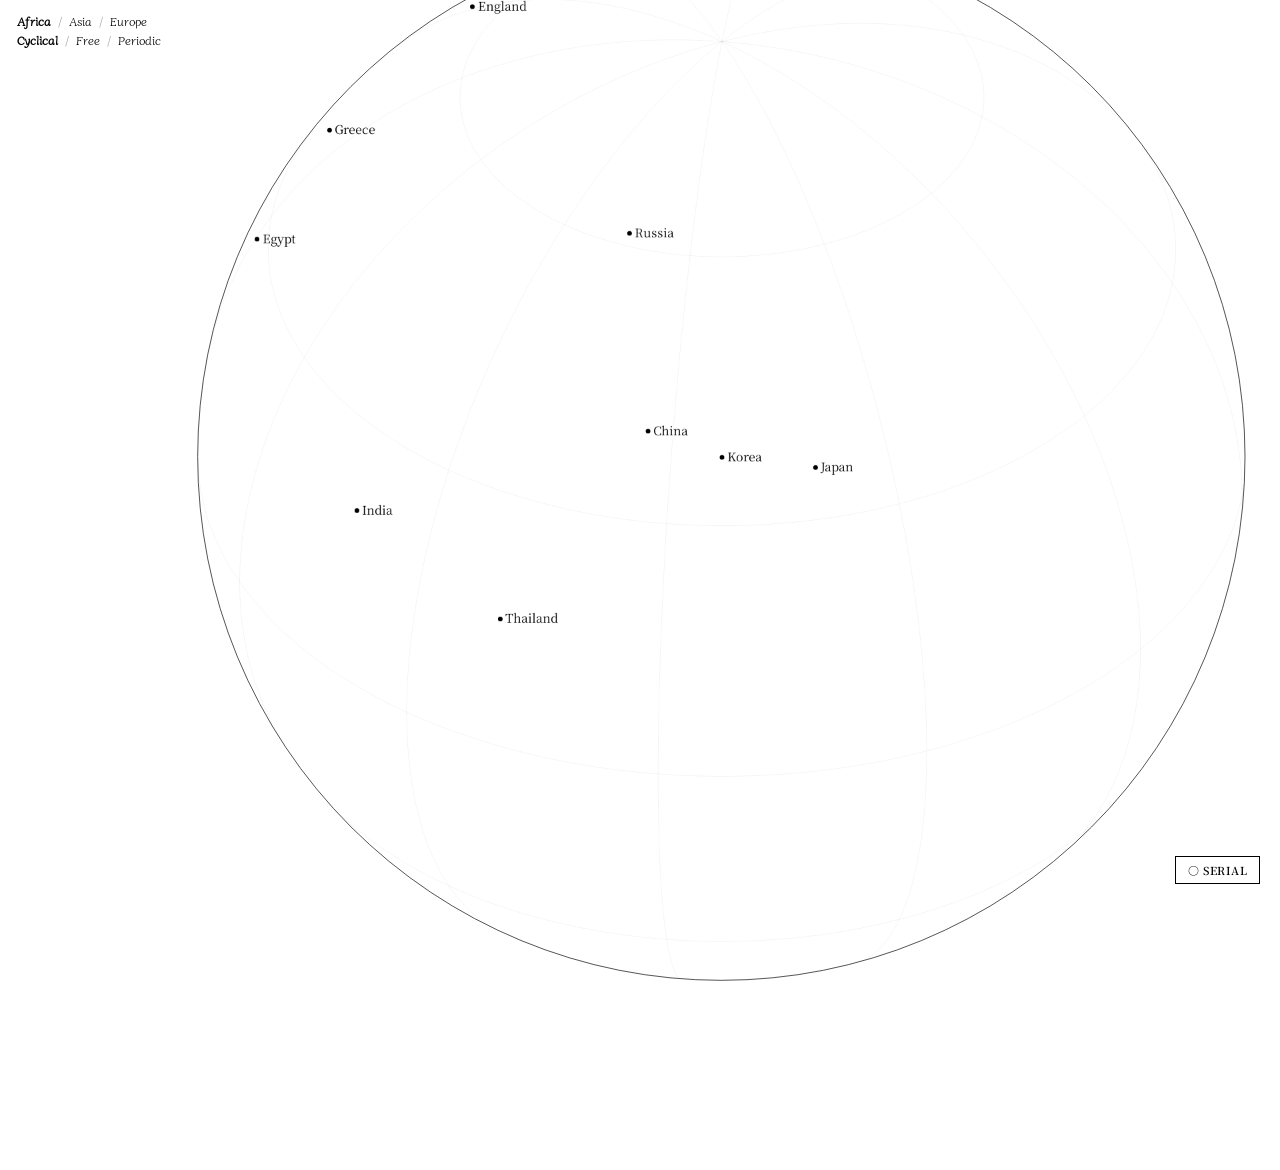
<file: index.html>
<!DOCTYPE html>
<html lang="en">
<head>
<meta charset="UTF-8">
<meta name="viewport" content="width=device-width, initial-scale=1.0">
<title>Drop the Beat</title>
<link rel="preconnect" href="https://fonts.googleapis.com">
<link rel="preconnect" href="https://fonts.gstatic.com" crossorigin>
<link href="https://fonts.googleapis.com/css2?family=Diphylleia&family=Noto+Serif+KR:wght@400;500;600;700;800;900&family=Noto+Serif+Devanagari:wght@400;700&family=Noto+Serif+JP:wght@300;400;600&display=swap" rel="stylesheet">

<!-- 공통 -->
<link rel="stylesheet" href="styles/common.css">
<link rel="stylesheet" href="styles/rhythm.css">
<link rel="stylesheet" href="styles/world_list.css">

<!-- 국가별 CSS (나라 추가 시 여기에 한 줄) -->
<link rel="stylesheet" href="styles/1.korea.css">
<link rel="stylesheet" href="styles/2.india.css">
<link rel="stylesheet" href="styles/3.japan.css">
</head>
<body>

<button id="serial-btn" onclick="Serial.connect()">○ SERIAL</button>
<div id="app"></div>

<script src="serial.js"></script>

<!-- 엔진 (반드시 configs보다 먼저 로드) -->
<script src="views/rhythm.js"></script>

<!-- 국가별 설정 (나라 추가 시 여기에 한 줄) -->
<script src="views/configs/1.korea.js"></script>
<script src="views/configs/2.india.js"></script>
<script src="views/configs/3.japan.js"></script>

<script src="views/world_list.js"></script>

<script>
  showView('world_list');
</script>
</body>
</html>
</file>
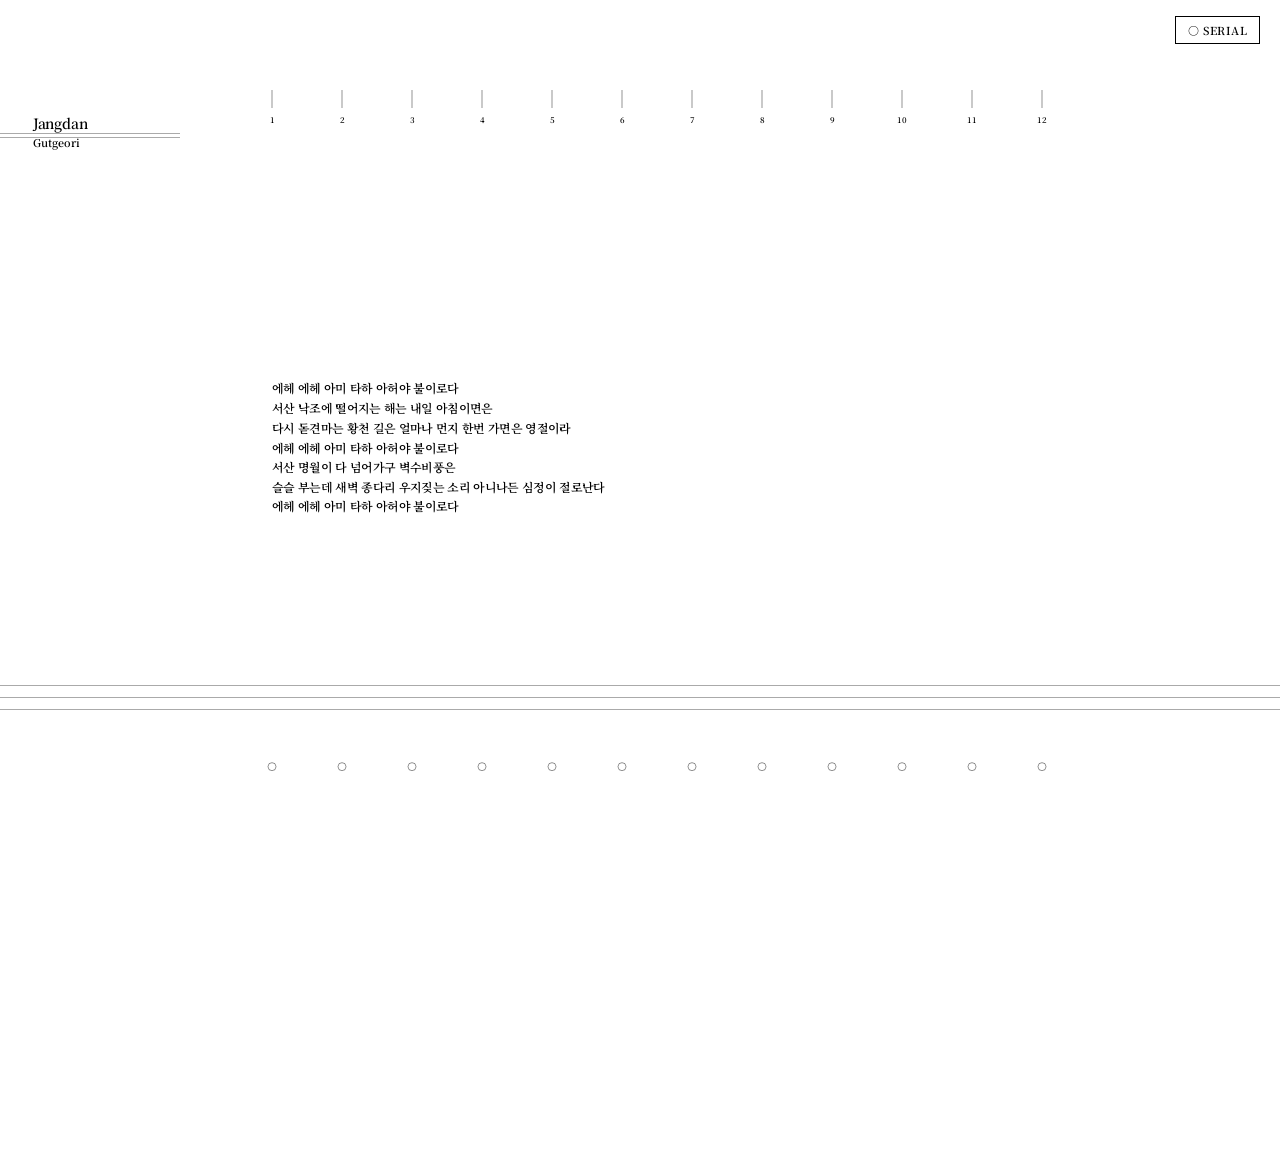
<file: 0529/index.html>
<!DOCTYPE html>
<html lang="en">
<head>
<meta charset="UTF-8">
<meta name="viewport" content="width=device-width, initial-scale=1.0">
<title>Jangdan</title>
<link rel="preconnect" href="https://fonts.googleapis.com">
<link rel="preconnect" href="https://fonts.gstatic.com" crossorigin>
<link href="https://fonts.googleapis.com/css2?family=Diphylleia&family=Noto+Serif+KR:wght@400;600&display=swap" rel="stylesheet">
<link rel="stylesheet" href="styles/common.css">
<link rel="stylesheet" href="styles/main.css">
<link rel="stylesheet" href="styles/world_list.css">
</head>
<body>

<button id="serial-btn" onclick="Serial.connect()">○ SERIAL</button>
<div id="app"></div>

<script src="serial.js"></script>
<script src="views/main.js"></script>
<script src="views/world_list.js"></script>
<script>
  /* ── 진입점: 첫 뷰 마운트 ── */
  showView('main');
</script>
</body>
</html>
</file>
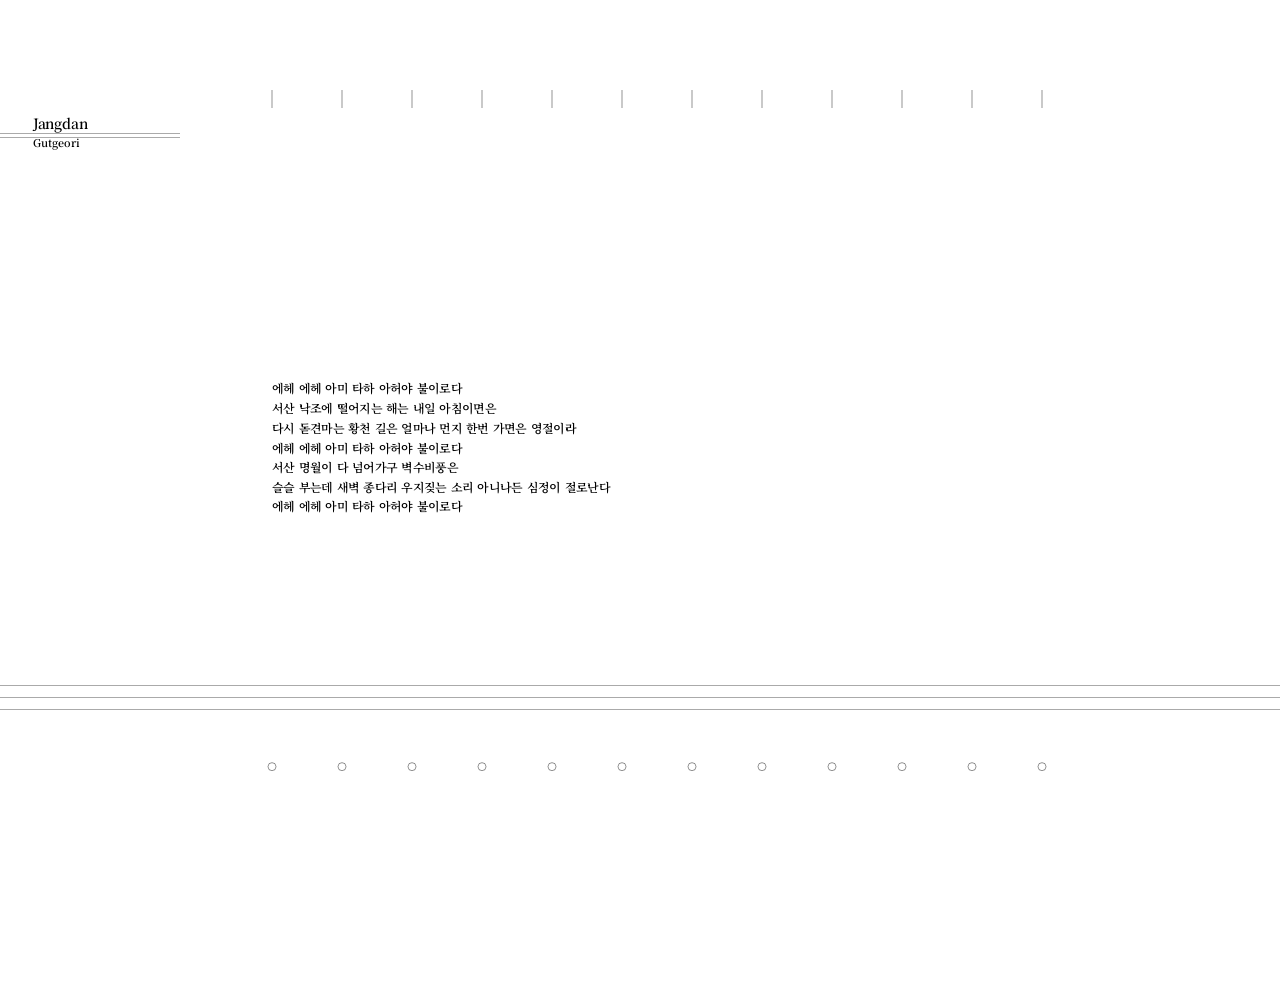
<file: 1.jangdan.html>
<!DOCTYPE html>
<html lang="ko">
<head>
<meta charset="UTF-8">
<meta name="viewport" content="width=device-width, initial-scale=1.0">
<title>Jangdan / Gutgeori</title>
<link rel="preconnect" href="https://fonts.googleapis.com">
<link rel="preconnect" href="https://fonts.gstatic.com" crossorigin>
<link href="https://fonts.googleapis.com/css2?family=Noto+Serif+KR:wght@300;400;500;600;700;800;900&display=swap" rel="stylesheet">
<style>
  * { margin: 0; padding: 0; box-sizing: border-box; -webkit-font-smoothing: antialiased; }

  body { background: #fff; width: 100vw; height: 100vh; overflow: hidden; }

  .screen {
    position: relative;
    width: 1920px; height: 1080px;
    transform-origin: top left;
    background: #fff;
    font-family: "Noto Serif KR", serif;
  }

  .label-jangdan {
    position: absolute;
    top: 35px; left: 49px;
    width: 118px; height: 28px;
    color: #000; font-size: 21px; font-weight: 600;
    line-height: normal; letter-spacing: -0.48px; white-space: nowrap;
  }

  .label-gutgeori {
    position: absolute;
    top: 68px; left: 49px;
    width: 118px; height: 27px;
    color: #000; font-size: 16px; font-weight: 600;
    line-height: normal; white-space: nowrap;
  }

  .rhythm-line {
    transform: scaleY(0.5);
    transform-origin: top left;
    position: absolute;
    top: 65px; left: 0;
    width: 180px; height: 1px;
    background: #000;
  }

  .lyrics-block {
    position: absolute;
    top: 435px; left: 408px;
    width: 570px; height: 205px;
    color: #000; font-size: 18px; font-weight: 600;
    line-height: 25.5px; overflow: hidden;
  }
  .lyrics-block p { white-space: nowrap; margin-bottom: 4px; }

  .translate-line {
    transform: scaleY(0.5);
    transform-origin: top left;
    position: absolute;
    left: 0; right: 0;
    height: 1px; background: #000;
  }
</style>
</head>
<body>
<div class="screen" id="screen">

  <div class="rhythm-line" style="top:65px;"></div>
  <div class="rhythm-line" style="top:71px;"></div>

  <div class="label-jangdan">Jangdan</div>
  <div class="label-gutgeori">Gutgeori</div>

  <svg style="position:absolute;top:0;left:0;width:1920px;height:1080px;pointer-events:none;overflow:visible;" id="ruler-svg"></svg>

  <div class="lyrics-block">
    <p>에헤 에헤 아미 타하 아허야 불이로다</p>
    <p>서산 낙조에 떨어지는 해는 내일 아침이면은</p>
    <p>다시 돋견마는 황천 길은 얼마나 먼지 한번 가면은 영절이라</p>
    <p>에헤 에헤 아미 타하 아허야 불이로다</p>
    <p>서산 명월이 다 넘어가구 벽수비풍은</p>
    <p>슬슬 부는데 새벽 종다리 우지짖는 소리 아니나든 심정이 절로난다</p>
    <p>에헤 에헤 아미 타하 아허야 불이로다</p>
  </div>

  <div class="translate-line" style="top:929px;"></div>
  <div class="translate-line" style="top:911px;"></div>
  <div class="translate-line" style="top:893px;"></div>

</div>

<script>
  /* ── ruler tick 위치: 408px 시작, 간격 97px 고정 ── */
  const TICK_XS = (function() {
    const xs = []; let x = 408;
    for (let i = 0; i < 12; i++) { xs.push(x); x += 105; }
    return xs;
  })();
  const TICK_WIDTH    = TICK_XS[1] - TICK_XS[0]; // 첫 간격 기준 (가변)
  const TB_LEFT  = TICK_XS[0];       // 408
  const TB_RIGHT = TICK_XS[11];      // 1068
  const TB_W     = TB_RIGHT - TB_LEFT;

  /* ruler 요소 — beat line 초기화 시 제거용 */
  const rulerTickLines  = [];
  const rulerDotCircles = [];

  (function () {
    const svg = document.getElementById('ruler-svg');
    const NS  = 'http://www.w3.org/2000/svg';
    const TICK_TOP = 0, TICK_H = 27, TICK_BTM = TICK_TOP + TICK_H;
    const NUM_Y = 50, DOT_Y = 1015, DOT_R = 6;

    for (let i = 0; i < 12; i++) {
      const cx = TICK_XS[i];

      const txt = document.createElementNS(NS, 'text');
      txt.setAttribute('x', cx); txt.setAttribute('y', NUM_Y);
      txt.setAttribute('text-anchor', 'middle');
      txt.setAttribute('font-family', '"Noto Serif KR", serif');
      txt.setAttribute('font-size', '12'); txt.setAttribute('font-weight', '600');
      txt.setAttribute('fill', '#000');
      txt.textContent = i + 1;
      svg.appendChild(txt);

      const ln = document.createElementNS(NS, 'line');
      ln.setAttribute('x1', cx); ln.setAttribute('y1', TICK_TOP);
      ln.setAttribute('x2', cx); ln.setAttribute('y2', TICK_BTM);
      ln.setAttribute('stroke', '#000'); ln.setAttribute('stroke-width', '0.65');
      svg.appendChild(ln);
      rulerTickLines.push(ln);

      const c = document.createElementNS(NS, 'circle');
      c.setAttribute('cx', cx); c.setAttribute('cy', DOT_Y); c.setAttribute('r', DOT_R);
      c.setAttribute('fill', 'none'); c.setAttribute('stroke', '#000');
      c.setAttribute('stroke-width', '0.65');
      svg.appendChild(c);
      rulerDotCircles.push(c);
    }
  })();

  /* ── 반응형 scale ── */
  let currentScale = 1;
  function scaleScreen() {
    const el = document.getElementById('screen');
    currentScale = Math.min(window.innerWidth / 1920, window.innerHeight / 1080);
    el.style.transform  = `scale(${currentScale})`;
    el.style.marginLeft = `${(window.innerWidth  - 1920 * currentScale) / 2}px`;
    el.style.marginTop  = `${(window.innerHeight - 1080 * currentScale) / 2}px`;

    const marginX = (window.innerWidth - 1920 * currentScale) / 2;
    const extraPx = marginX / currentScale;

    document.querySelectorAll('.rhythm-line').forEach(el => {
      /* 왼쪽 끝까지 연장, 오른쪽은 화면 기준 180px */
      el.style.left  = `${-extraPx}px`;
      el.style.width = `${180 / currentScale + extraPx}px`;
    });
    document.querySelectorAll('.translate-line').forEach(el => {
      /* 양쪽 끝 모두 화면 끝까지 연장 */
      el.style.left  = `${-extraPx}px`;
      el.style.right = `${-extraPx}px`;
    });
  }
  scaleScreen();
  window.addEventListener('resize', scaleScreen);

  /* ══════════════════════════
     PLAY / PAUSE / REPLAY 로직
  ══════════════════════════ */
  const screenEl = document.getElementById('screen');

  const LINE_START_X = -10, LINE_END_X = 1960, ERASE_DUR = 2000;
  function easeOut(t) { return 1 - Math.pow(1 - t, 3); }

  const SENTENCES = [
    "에헤 에헤 아미 타하 아허야 불이로다",
    "서산 낙조에 떨어지는 해는 내일 아침이면은",
    "다시 돋견마는 황천 길은 얼마나 먼지 한번 가면은 영절이라",
    "에헤 에헤 아미 타하 아허야 불이로다",
    "서산 명월이 다 넘어가구 벽수비풍은",
    "슬슬 부는데 새벽 종다리 우지짖는 소리 아니나든 심정이 절로난다",
    "에헤 에헤 아미 타하 아허야 불이로다"
  ];
  const BEAT_PATTERN = [3, 0, 2, 3, 1, 1, 3, 0, 2, 3, 1, 1];
  const ALL_WORDS = SENTENCES.join(' ').split(' ').reduce((acc, w, i, arr) => {
    if (w === '아미' && arr[i + 1] === '타하') acc.push('아미 타하');
    else if (w === '타하' && arr[i - 1] === '아미') { }
    else acc.push(w);
    return acc;
  }, []);

  const ROW_TOP_START = 457;
  const ROW_GAP       = 26;
  const BEAT_MS       = 500;
  const NUM_BASE_X    = 1900;

  /* tick별 width: 다음 tick까지 거리 */
  function tickWidth(col) {
    if (col < 11) return TICK_XS[col + 1] - TICK_XS[col];
    return 200;
  }

  function buildEvents() {
    const events = [];
    let wc = 0, beat = 0;
    while (wc < ALL_WORDS.length) {
      const col = beat % 12, row = Math.floor(beat / 12), style = BEAT_PATTERN[col];
      let word = null;
      if (style !== 0 && wc < ALL_WORDS.length) word = ALL_WORDS[wc++];
      events.push({ word, row, col, style });
      beat++;
      if (style === 0 && wc >= ALL_WORDS.length) break;
    }
    while (beat % 12 !== 0) {
      events.push({ word: null, row: Math.floor(beat / 12), col: beat % 12, style: BEAT_PATTERN[beat % 12] });
      beat++;
    }
    return events;
  }

  function getWordStyle(style) {
    const base = `position:absolute;color:#000;font-family:"Noto Serif KR",serif;
      font-size:18px;font-style:normal;line-height:normal;
      white-space:nowrap;
      cursor:ew-resize;user-select:none;`;
    if (style === 3) return base + 'font-weight:800;';
    if (style === 2) return base + 'font-weight:500;';
    if (style === 1) return base + 'font-weight:500;letter-spacing:11px;';
    return base;
  }

  let appState    = 'idle';
  const EVENTS    = buildEvents();
  const TOTAL_DUR = EVENTS.length * BEAT_MS;
  let wordElapsed = 0, wordStartTs = null, wordRafId = null, nextBeatIdx = 0;
  let wordEls     = [];
  let timeBar     = null, coverBox = null;
  let playbackRate = 1;
  const rowOffsets = [0, 0, 0, 0, 0];

  /* ── Beat Line System ── */
  const COL_DOT_Y    = 1015;
  const LINE_EXT_H   = 1100;
  const LINE_EXT_DUR = 400;
  const DRAG_FULL_PX = 80;
  const SYNC_RATIO   = 0.7;

  let beatLineSvg      = null;
  let beatLineEls      = [];
  let beatDotEls       = [];
  let beatDotOffsetX   = Array(12).fill(0);
  let beatDotOffsetY   = Array(12).fill(0);
  let beatLineExtended = Array(12).fill(false);
  let colLatestWordEl  = Array(12).fill(null);
  let colBaseY         = Array(12).fill(1015);
  let lastSentRow      = -1;
  let colDragCol       = -1;
  let colDragStartMX   = 0, colDragStartMY = 0;
  let colDragStartOff  = 0, colDragStartOffY = 0;
  let dragAxis         = null;

  function styleBaseY(style) {
    if (style === 3) return COL_DOT_Y - 50;
    if (style === 2) return COL_DOT_Y;
    return COL_DOT_Y + 50;
  }

  function applyDynamicStyle(el, baseStyle, t) {
    t = Math.max(-1, Math.min(1, t));
    let weight, spacing;
    if (baseStyle === 3) {
      weight = t >= 0 ? 800 : 800 + (500-800)*(-t); spacing = 0;
    } else if (baseStyle === 2) {
      const tn = t * (80/50);
      if (t >= 0) { weight = 500 + 300 * Math.min(tn, 1); spacing = 0; }
      else         { weight = 500; spacing = 11 * Math.min(-tn, 1); }
    } else if (baseStyle === 1) {
      if (t >= 0) { weight = 500 + 300 * t; spacing = 11 * (1 - t); }
      else        { weight = 500; spacing = 11; }
    } else return;
    el.style.fontWeight    = Math.round(weight / 100) * 100;
    el.style.letterSpacing = spacing > 0.1 ? spacing + 'px' : '';
  }

  function initBeatLines() {
    const NS = 'http://www.w3.org/2000/svg';
    lastSentRow = -1;
    beatDotOffsetX.fill(0); beatDotOffsetY.fill(0);
    colLatestWordEl.fill(null);
    colBaseY.fill(COL_DOT_Y);

    if (beatLineSvg) {
      beatLineEls.forEach((ln, i) => {
        beatLineExtended[i] = false;
        animateLineExtend(i, 0);
        const x = TICK_XS[i];
        if (beatDotEls[i]) { beatDotEls[i].setAttribute('cx', x); beatDotEls[i].setAttribute('cy', COL_DOT_Y); beatDotEls[i].setAttribute('fill', 'none'); }
        if (ln) { ln.setAttribute('x2', x); ln.setAttribute('y2', 0); }
      });
      return;
    }

    rulerTickLines.forEach(el => el.remove());
    rulerDotCircles.forEach(el => el.remove());

    beatLineSvg = document.createElementNS(NS, 'svg');
    beatLineSvg.style.cssText = `position:absolute;top:0;left:0;width:1920px;height:1200px;pointer-events:none;overflow:visible;z-index:15;`;
    screenEl.appendChild(beatLineSvg);

    for (let i = 0; i < 12; i++) {
      const x = TICK_XS[i];
      const ln = document.createElementNS(NS, 'line');
      ln.setAttribute('x1', x); ln.setAttribute('y1', 0);
      ln.setAttribute('x2', x); ln.setAttribute('y2', 0);
      ln.setAttribute('stroke', '#000'); ln.setAttribute('stroke-width', '0.65');
      beatLineSvg.appendChild(ln); beatLineEls.push(ln);

      const dot = document.createElementNS(NS, 'circle');
      dot.setAttribute('cx', x); dot.setAttribute('cy', COL_DOT_Y);
      dot.setAttribute('r', 6); dot.setAttribute('fill', 'none');
      dot.setAttribute('stroke', '#000'); dot.setAttribute('stroke-width', '0.65');
      dot.style.pointerEvents = 'all'; dot.style.cursor = 'move';
      beatLineSvg.appendChild(dot); beatDotEls.push(dot);

      (function(col) {
        dot.addEventListener('mousedown', (e) => {
          if (e.button !== 0) return;
          colDragCol = col; colDragStartMX = e.clientX; colDragStartMY = e.clientY;
          colDragStartOff = beatDotOffsetX[col]; colDragStartOffY = beatDotOffsetY[col];
          dragAxis = null;
          e.preventDefault(); e.stopPropagation();
        });
        dot.addEventListener('dblclick', (e) => { e.stopPropagation(); resetBeatLine(col); });
      })(i);
    }
  }

  window.addEventListener('mousemove', (e) => {
    if (colDragCol < 0) return;
    if (dragAxis === null) {
      const adx = Math.abs(e.clientX - colDragStartMX);
      const ady = Math.abs(e.clientY - colDragStartMY);
      if (adx >= 5 || ady >= 5) dragAxis = adx >= ady ? 'x' : 'y';
      else return;
    }
    const col = colDragCol;
    const dx  = (e.clientX - colDragStartMX) / currentScale;
    const dy  = (e.clientY - colDragStartMY) / currentScale;

    if (dragAxis === 'x') {
      beatDotOffsetX[col] = colDragStartOff + dx * SYNC_RATIO;
      const dotY = colBaseY[col] + beatDotOffsetY[col];
      const dotX = TICK_XS[col] + beatDotOffsetX[col] * dotY / LINE_EXT_H;
      if (beatDotEls[col])  beatDotEls[col].setAttribute('cx', dotX);
      if (beatLineEls[col]) beatLineEls[col].setAttribute('x2', TICK_XS[col] + beatDotOffsetX[col]);
    } else {
      const rawOff = colDragStartOffY + dy * SYNC_RATIO;
      const minOff = colBaseY[col] === COL_DOT_Y - 50 ?   0 : colBaseY[col] === COL_DOT_Y + 50 ? -100 : -50;
      const maxOff = colBaseY[col] === COL_DOT_Y + 50 ?   0 : colBaseY[col] === COL_DOT_Y - 50 ?  100 :  50;
      beatDotOffsetY[col] = Math.max(minOff, Math.min(maxOff, rawOff));
      const dotY = colBaseY[col] + beatDotOffsetY[col];
      const interp = TICK_XS[col] + beatDotOffsetX[col] * dotY / LINE_EXT_H;
      if (beatDotEls[col]) { beatDotEls[col].setAttribute('cx', interp); beatDotEls[col].setAttribute('cy', dotY); }
      const el = colLatestWordEl[col];
      if (el && el._baseStyle !== undefined) applyDynamicStyle(el, el._baseStyle, -beatDotOffsetY[col] / DRAG_FULL_PX);
    }
  });
  window.addEventListener('mouseup', () => { colDragCol = -1; dragAxis = null; });

  /* ── Ruler 토글 ── */
  let rulerLinesCollapsed = false;
  const rulerResetOverlay = document.createElement('div');
  rulerResetOverlay.style.cssText = `position:absolute;top:0;left:${TB_LEFT}px;width:${TB_W}px;height:27px;cursor:pointer;z-index:16;`;
  rulerResetOverlay.addEventListener('click', () => {
    const dur = 400;
    if (!rulerLinesCollapsed) {
      rulerLinesCollapsed = true;
      for (let col = 0; col < 12; col++) {
        const fromX2 = parseFloat(beatLineEls[col]?.getAttribute('x2')) || TICK_XS[col];
        const fromY2 = parseFloat(beatLineEls[col]?.getAttribute('y2')) || 0;
        let ts0 = null;
        (function(c, fx2, fy2) {
          function anim(ts) {
            if (!ts0) ts0 = ts;
            const t = Math.min((ts - ts0) / dur, 1), ease = 1 - Math.pow(1 - t, 3);
            if (beatLineEls[c]) { beatLineEls[c].setAttribute('x2', fx2+(TICK_XS[c]-fx2)*ease); beatLineEls[c].setAttribute('y2', fy2+(27-fy2)*ease); }
            if (t < 1) requestAnimationFrame(anim);
            else { beatLineExtended[c] = false; if (beatLineEls[c]) { beatLineEls[c].setAttribute('x2', TICK_XS[c]); beatLineEls[c].setAttribute('y2', 27); } }
          }
          requestAnimationFrame(anim);
        })(col, fromX2, fromY2);
      }
    } else {
      rulerLinesCollapsed = false;
      for (let col = 0; col < 12; col++) {
        const targetX2 = TICK_XS[col] + beatDotOffsetX[col];
        let ts0 = null;
        (function(c, tx2) {
          function anim(ts) {
            if (!ts0) ts0 = ts;
            const t = Math.min((ts - ts0) / dur, 1), ease = 1 - Math.pow(1 - t, 3);
            if (beatLineEls[c]) { beatLineEls[c].setAttribute('x2', TICK_XS[c] + (tx2 - TICK_XS[c]) * ease); beatLineEls[c].setAttribute('y2', 27 + (LINE_EXT_H - 27) * ease); }
            if (t < 1) requestAnimationFrame(anim);
            else { beatLineExtended[c] = true; if (beatLineEls[c]) { beatLineEls[c].setAttribute('x2', tx2); beatLineEls[c].setAttribute('y2', LINE_EXT_H); } }
          }
          requestAnimationFrame(anim);
        })(col, targetX2);
      }
    }
  });

  function resetBeatLine(col) {
    const fromX = beatDotOffsetX[col], fromY = beatDotOffsetY[col];
    const dur = 350; let ts0 = null;
    function anim(ts) {
      if (!ts0) ts0 = ts;
      const t = Math.min((ts - ts0) / dur, 1), ease = 1 - Math.pow(1 - t, 3);
      const curOffX = fromX*(1-ease), curOffY = fromY*(1-ease);
      const dotY = colBaseY[col] + curOffY;
      const dotX = TICK_XS[col] + curOffX * dotY / LINE_EXT_H;
      if (beatDotEls[col])  { beatDotEls[col].setAttribute('cx', dotX); beatDotEls[col].setAttribute('cy', dotY); }
      if (beatLineEls[col]) beatLineEls[col].setAttribute('x2', TICK_XS[col] + curOffX);
      const el = colLatestWordEl[col];
      if (el && el._baseStyle !== undefined) applyDynamicStyle(el, el._baseStyle, 0);
      if (t < 1) requestAnimationFrame(anim);
      else {
        beatDotOffsetX[col] = 0; beatDotOffsetY[col] = 0;
        const baseY = colBaseY[col];
        if (beatDotEls[col])  { beatDotEls[col].setAttribute('cx', TICK_XS[col]); beatDotEls[col].setAttribute('cy', baseY); }
        if (beatLineEls[col]) { beatLineEls[col].setAttribute('x2', TICK_XS[col]); beatLineEls[col].setAttribute('y2', beatLineExtended[col] ? LINE_EXT_H : 0); }
      }
    }
    requestAnimationFrame(anim);
  }

  function animateLineExtend(col, targetY2) {
    const ln = beatLineEls[col]; if (!ln) return;
    const startY2 = parseFloat(ln.getAttribute('y2')) || 0;
    if (Math.abs(startY2 - targetY2) < 1) return;
    const dur = LINE_EXT_DUR; let ts0 = null;
    function anim(ts) {
      if (!ts0) ts0 = ts;
      const t = Math.min((ts - ts0) / dur, 1), ease = 1 - Math.pow(1 - t, 3);
      ln.setAttribute('y2', startY2 + (targetY2 - startY2) * ease);
      if (t < 1) requestAnimationFrame(anim);
      else { ln.setAttribute('y2', targetY2); beatLineExtended[col] = (targetY2 > 0); }
    }
    requestAnimationFrame(anim);
  }

  let numElsCreated = false;
  const numHandles  = [];

  function setBtn(l) { /* 버튼 없음 — 콘솔만 */ console.log('[state]', l); }

  function createNumHandles() {
    if (numElsCreated) { numHandles.forEach(h => h.el.style.visibility = 'visible'); return; }
    numElsCreated = true;
    for (let n = 0; n < 5; n++) {
      const el = document.createElement('div');
      const top = ROW_TOP_START + n * ROW_GAP;
      el.style.cssText = `position:absolute;top:${top}px;left:${NUM_BASE_X}px;
        transform:translateX(-50%);width:35px;text-align:center;color:#000;
        font-family:"Noto Serif KR",serif;font-size:12px;font-weight:600;
        line-height:normal;cursor:ew-resize;user-select:none;visibility:hidden;z-index:20;`;
      el.textContent = n + 1;
      screenEl.appendChild(el);
      numHandles.push({ el, row: n, currentX: NUM_BASE_X });
      setupNumDrag(numHandles[n]);
    }
  }

  let rowDragging = false, rowDragIdx = -1, rowDragStartMX = 0, rowDragStartOffset = 0, rowDragStartNumX = 0;

  function startRowDrag(rowIdx, mouseX) {
    rowDragging = true; rowDragIdx = rowIdx; rowDragStartMX = mouseX;
    rowDragStartOffset = rowOffsets[rowIdx];
    rowDragStartNumX   = numHandles[rowIdx] ? numHandles[rowIdx].currentX : NUM_BASE_X;
  }

  window.addEventListener('mousemove', (e) => {
    if (!rowDragging) return;
    const dx = (e.clientX - rowDragStartMX) / currentScale;
    const handle = numHandles[rowDragIdx];
    if (handle) { handle.currentX = (((rowDragStartNumX + dx) % 1920) + 1920) % 1920; handle.el.style.left = handle.currentX + 'px'; }
    rowOffsets[rowDragIdx] = rowDragStartOffset + dx;
    wordEls.forEach(({ el, originalLeft, row }) => {
      if (row === rowDragIdx) el.style.left = ((( originalLeft + rowOffsets[rowDragIdx]) % 1920 + 1920) % 1920) + 'px';
    });
  });
  window.addEventListener('mouseup', () => { rowDragging = false; });

  function resetRowAnim(rowIdx) {
    const handle = numHandles[rowIdx];
    const fromX = handle ? handle.currentX : NUM_BASE_X;
    const fromOffset = rowOffsets[rowIdx];
    const dur = 350; let startTs = null;
    function anim(ts) {
      if (!startTs) startTs = ts;
      const t = Math.min((ts - startTs) / dur, 1), ease = 1 - Math.pow(1 - t, 3);
      rowOffsets[rowIdx] = fromOffset * (1 - ease);
      if (handle) { handle.currentX = fromX + (NUM_BASE_X - fromX) * ease; handle.el.style.left = handle.currentX + 'px'; }
      wordEls.forEach(({ el, originalLeft, row }) => {
        if (row === rowIdx) el.style.left = (((originalLeft + rowOffsets[rowIdx]) % 1920 + 1920) % 1920) + 'px';
      });
      if (t < 1) requestAnimationFrame(anim);
      else { rowOffsets[rowIdx] = 0; if (handle) { handle.currentX = NUM_BASE_X; handle.el.style.left = NUM_BASE_X + 'px'; } }
    }
    requestAnimationFrame(anim);
  }

  function setupNumDrag(handle) {
    handle.el.addEventListener('mousedown', (e) => {
      if (e.button !== 0) return;
      startRowDrag(handle.row, e.clientX);
      e.preventDefault(); e.stopPropagation();
    });
    handle.el.addEventListener('dblclick', (e) => { e.stopPropagation(); resetRowAnim(handle.row); });
  }

  /* ── 키보드 제어 ── */
  let selectedCol = -1; /* 현재 선택된 beat line 컬럼 */
  const COL_MOVE_STEP = 10; /* 좌우 이동 단위 px */
  const ROW_MOVE_STEP = 10;

  document.addEventListener('keydown', (e) => {
    /* Enter → beat line 토글 */
    if (e.code === 'Enter') {
      e.preventDefault();
      rulerResetOverlay.click();
      return;
    }

    /* ESC → 페이지 초기화 */
    if (e.code === 'Escape') {
      location.reload();
      return;
    }

    /* 스페이스바 → PLAY / PAUSE / REPLAY */
    if (e.code === 'Space') {
      e.preventDefault();
      if      (appState === 'idle')    startErase();
      else if (appState === 'playing') pauseWords();
      else if (appState === 'paused')  resumeWords();
      else if (appState === 'ended')   replayWords();
      return;
    }

    /* 백스페이스 → CHANGE */
    if (e.code === 'Backspace') {
      e.preventDefault();
      window.location.href = '2.world_list.html';
      return;
    }

    /* 숫자 키패드 1~0, -, = → 서클 선택 */
    const colMap = {
      'Digit1':'0','Digit2':'1','Digit3':'2','Digit4':'3','Digit5':'4',
      'Digit6':'5','Digit7':'6','Digit8':'7','Digit9':'8','Digit0':'9',
      'Minus':'10','Equal':'11'
    };
    if (colMap[e.code] !== undefined) {
      e.preventDefault();
      selectedCol = parseInt(colMap[e.code]);
      /* 시각적 피드백: 선택된 dot 강조 */
      beatDotEls.forEach((d, i) => {
        if (!d) return;
        d.setAttribute('r', i === selectedCol ? 9 : 6);
      });
      return;
    }

    /* 좌우 화살표 → 선택된 서클 이동 */
    if (selectedCol >= 0 && (e.code === 'ArrowLeft' || e.code === 'ArrowRight')) {
      e.preventDefault();
      if (!beatDotEls[selectedCol]) return;
      const dir = e.code === 'ArrowRight' ? 1 : -1;
      beatDotOffsetX[selectedCol] += dir * COL_MOVE_STEP * SYNC_RATIO;
      const dotY = colBaseY[selectedCol] + beatDotOffsetY[selectedCol];
      const dotX = TICK_XS[selectedCol] + beatDotOffsetX[selectedCol] * dotY / LINE_EXT_H;
      beatDotEls[selectedCol].setAttribute('cx', dotX);
      if (beatLineEls[selectedCol])
        beatLineEls[selectedCol].setAttribute('x2', TICK_XS[selectedCol] + beatDotOffsetX[selectedCol]);
      return;
    }

    /* A/D → 현재 연주 중인 문장 좌우 이동 */
    if (e.code === 'KeyA' || e.code === 'KeyD') {
      e.preventDefault();
      const currentRow = lastSentRow >= 0 ? lastSentRow : 0;
      const dir = e.code === 'KeyD' ? 1 : -1;
      rowOffsets[currentRow] += dir * ROW_MOVE_STEP;
      wordEls.forEach(({ el, originalLeft, row }) => {
        if (row === currentRow)
          el.style.left = (((originalLeft + rowOffsets[currentRow]) % 1920 + 1920) % 1920) + 'px';
      });
      if (numHandles[currentRow]) {
        numHandles[currentRow].currentX = (((numHandles[currentRow].currentX + dir * ROW_MOVE_STEP) % 1920) + 1920) % 1920;
        numHandles[currentRow].el.style.left = numHandles[currentRow].currentX + 'px';
      }
      return;
    }
  });

  /* ── 1. Erase 애니메이션 ── */
  function startErase() {
    appState = 'erasing'; setBtn('PAUSE');
    createNumHandles();

    const eraseLine = document.createElement('div');
    eraseLine.style.cssText = `position:absolute;top:430px;width:5px;height:200px;background:#000;pointer-events:none;`;
    coverBox = document.createElement('div');
    coverBox.style.cssText = `position:absolute;top:437px;left:0;width:0;height:205px;background:#fff;pointer-events:none;`;
    screenEl.appendChild(coverBox);
    screenEl.appendChild(eraseLine);

    let numShown = false, eraseStartTs = null;
    function eraseLoop(ts) {
      if (!eraseStartTs) eraseStartTs = ts;
      const t     = Math.min((ts - eraseStartTs) / ERASE_DUR, 1);
      const lineX = LINE_START_X + (LINE_END_X - LINE_START_X) * easeOut(t);
      eraseLine.style.left = lineX + 'px';
      coverBox.style.width = Math.max(0, lineX) + 'px';
      if (!numShown && lineX >= 1900) { numHandles.forEach(h => h.el.style.visibility = 'visible'); numShown = true; }
      if (t < 1) requestAnimationFrame(eraseLoop);
      else { eraseLine.remove(); coverBox.style.width = '1920px'; setTimeout(() => startWords(), 500); }
    }
    requestAnimationFrame(eraseLoop);
  }

  /* ── 2. Word 애니메이션 시작 ── */
  function startWords() {
    timeBar = document.createElement('div');
    timeBar.style.cssText = `position:absolute;top:27px;left:${TB_LEFT}px;height:2.5px;width:0;background:#000;pointer-events:none;z-index:5;`;
    screenEl.appendChild(timeBar);
    if (!rulerResetOverlay.parentNode) screenEl.appendChild(rulerResetOverlay);
    initBeatLines();
    wordElapsed = 0; nextBeatIdx = 0; wordEls = [];
    appState = 'playing'; wordStartTs = null; playbackRate = 1;
    wordRafId = requestAnimationFrame(wordLoop);
  }

  /* ── Word rAF 루프 ── */
  function wordLoop(ts) {
    if (!wordStartTs) wordStartTs = ts;
    const dt = ts - wordStartTs; wordStartTs = ts;
    wordElapsed = Math.max(0, Math.min(TOTAL_DUR, wordElapsed + dt * playbackRate));

    if (playbackRate < 0) {
      wordEls = wordEls.filter(({ el, beatIndex }) => {
        if (beatIndex * BEAT_MS > wordElapsed) { el.remove(); return false; }
        return true;
      });
      nextBeatIdx = Math.min(nextBeatIdx, Math.floor(wordElapsed / BEAT_MS) + 1);
    }

    while (nextBeatIdx < EVENTS.length && wordElapsed >= nextBeatIdx * BEAT_MS) {
      const ev = EVENTS[nextBeatIdx];

      if (ev.row !== lastSentRow) {
        if (lastSentRow >= 0 && beatDotEls.length) beatDotEls.forEach(d => { if (d) d.setAttribute('fill', 'none'); });
        lastSentRow = ev.row;
      }

      if (beatLineSvg && ev.row === 0 && !beatLineExtended[ev.col]) animateLineExtend(ev.col, LINE_EXT_H);
      if (beatDotEls[ev.col]) beatDotEls[ev.col].setAttribute('fill', '#000');

      const newBase = styleBaseY(ev.style);
      if (newBase !== colBaseY[ev.col]) {
        const oldAbsY = colBaseY[ev.col] + beatDotOffsetY[ev.col];
        colBaseY[ev.col] = newBase;
        const minOff = newBase === COL_DOT_Y - 50 ? 0 : newBase === COL_DOT_Y + 50 ? -100 : -50;
        const maxOff = newBase === COL_DOT_Y + 50 ? 0 : newBase === COL_DOT_Y - 50 ?  100 :  50;
        beatDotOffsetY[ev.col] = Math.max(minOff, Math.min(maxOff, oldAbsY - newBase));
        const fromY = parseFloat(beatDotEls[ev.col]?.getAttribute('cy')) || COL_DOT_Y;
        const toY   = newBase + beatDotOffsetY[ev.col];
        const fromX = parseFloat(beatDotEls[ev.col]?.getAttribute('cx')) || TICK_XS[ev.col];
        const toX   = TICK_XS[ev.col] + beatDotOffsetX[ev.col] * toY / LINE_EXT_H;
        const dur = 200; let ts0 = null;
        (function(c, fy, ty, fx, tx) {
          function anim(ts) {
            if (!ts0) ts0 = ts;
            const t = Math.min((ts - ts0) / dur, 1), ease = 1 - Math.pow(1 - t, 3);
            if (beatDotEls[c]) { beatDotEls[c].setAttribute('cy', fy + (ty - fy) * ease); beatDotEls[c].setAttribute('cx', fx + (tx - fx) * ease); }
            if (t < 1) requestAnimationFrame(anim);
          }
          requestAnimationFrame(anim);
        })(ev.col, fromY, toY, fromX, toX);
      }

      if (ev.word) {
        const el = document.createElement('div');
        const top = ROW_TOP_START + ev.row * ROW_GAP;
        const originalLeft = TICK_XS[ev.col];
        const colApplied = beatDotOffsetX[ev.col] !== 0 ? beatDotOffsetX[ev.col] * top / COL_DOT_Y : 0;
        const baseLeft = originalLeft + colApplied;
        el.style.cssText = getWordStyle(ev.style) +
          `top:${top}px;left:${(((baseLeft + rowOffsets[ev.row]) % 1920) + 1920) % 1920}px;` +
          `width:${tickWidth(ev.col)}px;`;
        el.textContent = ev.word;
        el._baseStyle = ev.style;
        colLatestWordEl[ev.col] = el;
        el.addEventListener('mousedown', (e) => { if (e.button !== 0) return; startRowDrag(ev.row, e.clientX); e.preventDefault(); e.stopPropagation(); });
        el.addEventListener('dblclick', (e) => { e.stopPropagation(); resetRowAnim(ev.row); });
        screenEl.appendChild(el);
        wordEls.push({ el, beatIndex: nextBeatIdx, originalLeft: baseLeft, row: ev.row });
      }
      nextBeatIdx++;
    }

    timeBar.style.width = (Math.min(wordElapsed / TOTAL_DUR, 1) * TB_W) + 'px';
    if (wordElapsed < TOTAL_DUR) { wordRafId = requestAnimationFrame(wordLoop); }
    else { timeBar.style.width = TB_W + 'px'; appState = 'ended'; setBtn('REPLAY'); }
  }

  function pauseWords() { cancelAnimationFrame(wordRafId); wordRafId = null; wordStartTs = null; appState = 'paused'; setBtn('PLAY'); }
  function resumeWords() { appState = 'playing'; wordStartTs = null; playbackRate = 1; setBtn('PAUSE'); wordRafId = requestAnimationFrame(wordLoop); }

  function replayWords() {
    const startW = parseFloat(timeBar.style.width) || 0;
    const RESET_DUR = 350; let resetTs = null;
    function resetLoop(ts) {
      if (!resetTs) resetTs = ts;
      const t = Math.min((ts - resetTs) / RESET_DUR, 1);
      timeBar.style.width = (startW * (1 - t)) + 'px';
      if (t < 1) requestAnimationFrame(resetLoop);
      else {
        wordEls.forEach(({ el }) => el.remove()); wordEls = [];
        if (coverBox) coverBox.style.width = '1920px';
        lastSentRow = -1; colLatestWordEl.fill(null);
        wordElapsed = 0; nextBeatIdx = 0;
        appState = 'playing'; wordStartTs = null; playbackRate = 1;
        setBtn('PAUSE'); wordRafId = requestAnimationFrame(wordLoop);
      }
    }
    requestAnimationFrame(resetLoop);
  }

  /* ── 스크롤 박자 이동 ── */
  window.addEventListener('wheel', (e) => {
    if (appState !== 'playing' && appState !== 'paused') return;
    e.preventDefault();
    const isMouse = e.deltaMode === 1 || Math.abs(e.deltaY) >= 50;
    const divisor = isMouse ? 3 : 8;
    const jump = e.deltaY > 0 ? BEAT_MS / divisor : -(BEAT_MS / divisor);
    wordElapsed = Math.max(0, Math.min(TOTAL_DUR - 1, wordElapsed + jump));
    wordStartTs = null;
    if (jump < 0) {
      wordEls = wordEls.filter(({ el, beatIndex }) => { if (beatIndex * BEAT_MS > wordElapsed) { el.remove(); return false; } return true; });
      nextBeatIdx = Math.min(nextBeatIdx, Math.floor(wordElapsed / BEAT_MS) + 1);
    }
    if (timeBar) timeBar.style.width = (Math.min(wordElapsed / TOTAL_DUR, 1) * TB_W) + 'px';
    if (appState === 'paused') resumeWords();
  }, { passive: false });

</script>
</body>
</html>
</file>
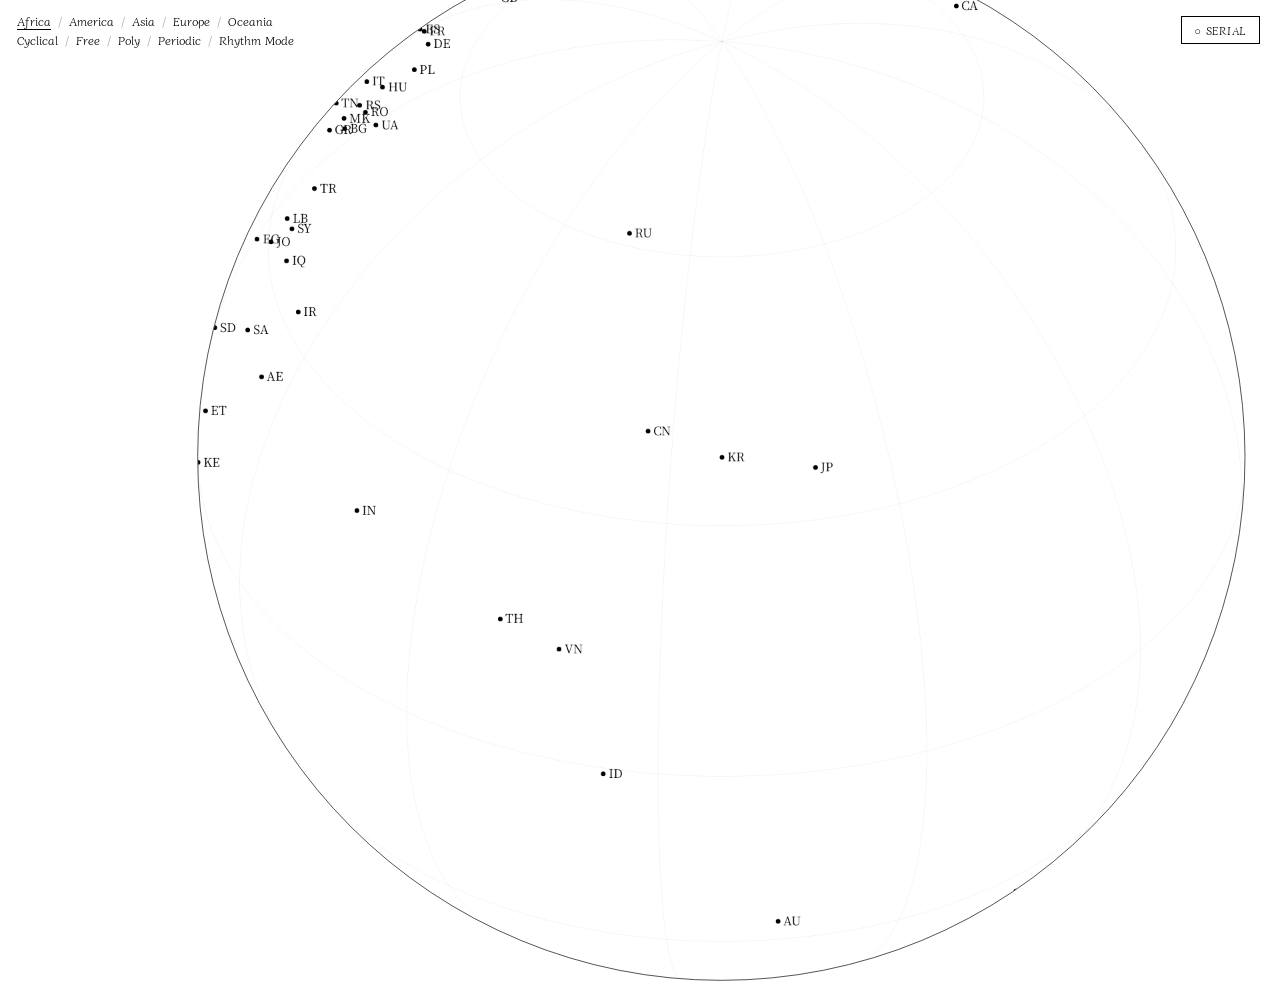
<file: 2.world_list.html>
<!DOCTYPE html>
<html lang="en">
<head>
<meta charset="UTF-8">
<meta name="viewport" content="width=device-width, initial-scale=1.0">
<title>World List</title>
<link rel="preconnect" href="https://fonts.googleapis.com">
<link rel="preconnect" href="https://fonts.gstatic.com" crossorigin>
<link href="https://fonts.googleapis.com/css2?family=Diphylleia&family=Noto+Serif+KR:wght@400;600&display=swap" rel="stylesheet">
<style>
  * { margin: 0; padding: 0; box-sizing: border-box; -webkit-font-smoothing: antialiased; }

  body { background: #fff; width: 100vw; height: 100vh; overflow: hidden; font-family: "Noto Serif KR", serif; }

  .screen {
    position: relative;
    width: 1920px; height: 1080px;
    transform-origin: top left;
    background: #fff;
  }

  #globe-wrap {
    position: absolute;
    top: -236px; left: 296px;
    width: 1572px; height: 1572px;
    border-radius: 50%;
    border: 1px solid #000;
    overflow: hidden;
    pointer-events: none;
  }
  #globe-canvas { position: absolute; top: 0; left: 0; width: 1572px; height: 1572px; pointer-events: none; }

  #globe-hitarea {
    position: absolute;
    top: -236px; left: 296px;
    width: 1572px; height: 1572px;
    border-radius: 50%;
    cursor: crosshair;
  }

  #pointer-svg {
    position: absolute; top: 0; left: 0;
    width: 1920px; height: 1080px;
    pointer-events: none; overflow: visible;
    opacity: 0; transition: opacity 0.15s;
  }

  .point-feature {
    position: absolute;
    font-family: "Diphylleia", serif;
    font-size: 21px; font-weight: 400; color: #000;
    line-height: normal; height: 30px; white-space: nowrap;
    pointer-events: none; opacity: 0; transition: opacity 0.15s;
  }

  /* ── 필터: 화면 기준 고정 위치 (scale 무관) ── */
  .filter-wrap {
    position: fixed;
    top: 12px; left: 17px;
    z-index: 100;
    display: flex;
    flex-direction: column;
    gap: 8px;
  }

  .filter-row {
    display: flex;
    align-items: center;
    gap: 0;
    font-family: "Diphylleia", serif;
    font-size: 18px; font-weight: 400; color: #000;
    line-height: normal;
    white-space: nowrap;
  }

  .filter-item {
    cursor: pointer; padding: 0 6px;
    transition: background 0.15s; white-space: nowrap;
  }
  .filter-item:first-child { padding-left: 0; }
  .filter-item.active { font-weight: 700; }
  .filter-item.cursor { text-decoration: underline; text-underline-offset: 3px; }
  .filter-sep { color: #aaa; padding: 0 1px; }

  #serial-btn {
    position: fixed; top: 16px; right: 20px;
    background: none; border: 1px solid #000;
    padding: 5px 12px;
    font-family: "Diphylleia", serif;
    font-size: 11px; font-weight: 400;
    cursor: pointer; z-index: 9999;
    letter-spacing: 0.5px; color: #000;
    transition: color 0.2s;
  }
  #serial-btn:hover { background: #f5f5f5; }
</style>
</head>
<body>
<button id="serial-btn" onclick="connectSerial()">○ SERIAL</button>

<!-- 필터: fixed로 화면 기준 고정 -->
<div class="filter-wrap">
  <div class="filter-row" id="filter-continent">
    <span class="filter-item" data-val="Africa">Africa</span>
    <span class="filter-sep"> / </span>
    <span class="filter-item" data-val="America">America</span>
    <span class="filter-sep"> / </span>
    <span class="filter-item" data-val="Asia">Asia</span>
    <span class="filter-sep"> / </span>
    <span class="filter-item" data-val="Europe">Europe</span>
    <span class="filter-sep"> / </span>
    <span class="filter-item" data-val="Oceania">Oceania</span>
  </div>
  <div class="filter-row" id="filter-rhythm">
    <span class="filter-item" data-val="Cyclical">Cyclical</span>
    <span class="filter-sep"> / </span>
    <span class="filter-item" data-val="Free">Free</span>
    <span class="filter-sep"> / </span>
    <span class="filter-item" data-val="Poly">Poly</span>
    <span class="filter-sep"> / </span>
    <span class="filter-item" data-val="Periodic">Periodic</span>
    <span class="filter-sep"> / </span>
    <span class="filter-item" data-val="Rhythm Mode">Rhythm Mode</span>
  </div>
</div>

<div class="screen" id="screen">
  <div id="globe-wrap">
    <canvas id="globe-canvas" width="1572" height="1572"></canvas>
  </div>
  <div id="globe-hitarea"></div>

  <svg id="pointer-svg">
    <line id="ptr-h" stroke="#000" stroke-width="0.85"/>
    <line id="ptr-v" stroke="#000" stroke-width="0.85"/>
    <circle id="ptr-circle" r="7.5" fill="none" stroke="#000" stroke-width="2.5"/>
  </svg>

  <div class="point-feature" id="feat1"></div>
  <div class="point-feature" id="feat2"></div>
</div>

<script>
/* ── Scale screen ── */
let currentScale = 1;
function scaleScreen() {
  const el = document.getElementById('screen');
  currentScale = Math.min(window.innerWidth / 1920, window.innerHeight / 1080);
  el.style.transform  = `scale(${currentScale})`;
  el.style.marginLeft = `${(window.innerWidth  - 1920 * currentScale) / 2}px`;
  el.style.marginTop  = `${(window.innerHeight - 1080 * currentScale) / 2}px`;
  const fs  = Math.round(18 * currentScale * 10) / 10;
  const gap = 3 * currentScale;
  document.querySelectorAll('.filter-row').forEach(el => el.style.fontSize = fs + 'px');
  document.querySelector('.filter-wrap').style.gap = gap + 'px';
}
scaleScreen();
window.addEventListener('resize', scaleScreen);

/* ── Country data ── */
const COUNTRIES = [
  { code:'KR', name:'Korea',         lat:37.5,  lon:127.0,  continent:'Asia',    rhythm:'Cyclical' },
  { code:'JP', name:'Japan',         lat:35.7,  lon:139.7,  continent:'Asia',    rhythm:'Cyclical' },
  { code:'CN', name:'China',         lat:39.9,  lon:116.4,  continent:'Asia',    rhythm:'Periodic' },
  { code:'IN', name:'India',         lat:20.6,  lon:78.9,   continent:'Asia',    rhythm:'Cyclical' },
  { code:'ID', name:'Indonesia',     lat:-0.8,  lon:113.9,  continent:'Asia',    rhythm:'Cyclical' },
  { code:'IR', name:'Iran',          lat:32.4,  lon:53.7,   continent:'Asia',    rhythm:'Free' },
  { code:'TR', name:'Turkey',        lat:38.9,  lon:35.2,   continent:'Asia',    rhythm:'Cyclical' },
  { code:'AE', name:'UAE',           lat:23.4,  lon:53.8,   continent:'Asia',    rhythm:'Cyclical' },
  { code:'SA', name:'Saudi Arabia',  lat:23.9,  lon:45.1,   continent:'Asia',    rhythm:'Cyclical' },
  { code:'SY', name:'Syria',         lat:34.8,  lon:38.9,   continent:'Asia',    rhythm:'Free' },
  { code:'LB', name:'Lebanon',       lat:33.9,  lon:35.5,   continent:'Asia',    rhythm:'Free' },
  { code:'JO', name:'Jordan',        lat:30.6,  lon:36.2,   continent:'Asia',    rhythm:'Free' },
  { code:'IQ', name:'Iraq',          lat:33.2,  lon:43.7,   continent:'Asia',    rhythm:'Free' },
  { code:'VN', name:'Vietnam',       lat:14.1,  lon:108.3,  continent:'Asia',    rhythm:'Cyclical' },
  { code:'TH', name:'Thailand',      lat:15.9,  lon:100.9,  continent:'Asia',    rhythm:'Cyclical' },
  { code:'EG', name:'Egypt',         lat:26.8,  lon:30.8,   continent:'Africa',  rhythm:'Cyclical' },
  { code:'MA', name:'Morocco',       lat:31.8,  lon:-7.1,   continent:'Africa',  rhythm:'Cyclical' },
  { code:'DZ', name:'Algeria',       lat:28.0,  lon:1.7,    continent:'Africa',  rhythm:'Cyclical' },
  { code:'TN', name:'Tunisia',       lat:33.9,  lon:9.5,    continent:'Africa',  rhythm:'Cyclical' },
  { code:'NG', name:'Nigeria',       lat:9.1,   lon:8.7,    continent:'Africa',  rhythm:'Poly' },
  { code:'GH', name:'Ghana',         lat:7.9,   lon:-1.0,   continent:'Africa',  rhythm:'Poly' },
  { code:'SN', name:'Senegal',       lat:14.5,  lon:-14.5,  continent:'Africa',  rhythm:'Poly' },
  { code:'ML', name:'Mali',          lat:17.6,  lon:-4.0,   continent:'Africa',  rhythm:'Poly' },
  { code:'BJ', name:'Benin',         lat:9.3,   lon:2.3,    continent:'Africa',  rhythm:'Poly' },
  { code:'TG', name:'Togo',          lat:8.6,   lon:0.8,    continent:'Africa',  rhythm:'Poly' },
  { code:'CI', name:"Cote d'Ivoire", lat:7.5,   lon:-5.5,   continent:'Africa',  rhythm:'Poly' },
  { code:'CM', name:'Cameroon',      lat:3.8,   lon:11.5,   continent:'Africa',  rhythm:'Poly' },
  { code:'CD', name:'DR Congo',      lat:-4.0,  lon:21.8,   continent:'Africa',  rhythm:'Poly' },
  { code:'AO', name:'Angola',        lat:-11.2, lon:17.9,   continent:'Africa',  rhythm:'Poly' },
  { code:'ZA', name:'South Africa',  lat:-30.6, lon:22.9,   continent:'Africa',  rhythm:'Poly' },
  { code:'KE', name:'Kenya',         lat:0.0,   lon:37.9,   continent:'Africa',  rhythm:'Poly' },
  { code:'TZ', name:'Tanzania',      lat:-6.4,  lon:34.9,   continent:'Africa',  rhythm:'Poly' },
  { code:'UG', name:'Uganda',        lat:1.4,   lon:32.3,   continent:'Africa',  rhythm:'Poly' },
  { code:'ET', name:'Ethiopia',      lat:9.1,   lon:40.5,   continent:'Africa',  rhythm:'Free' },
  { code:'SD', name:'Sudan',         lat:12.9,  lon:30.2,   continent:'Africa',  rhythm:'Free' },
  { code:'GR', name:'Greece',        lat:39.1,  lon:21.8,   continent:'Europe',  rhythm:'Free' },
  { code:'BG', name:'Bulgaria',      lat:42.7,  lon:25.5,   continent:'Europe',  rhythm:'Periodic' },
  { code:'RS', name:'Serbia',        lat:44.0,  lon:21.0,   continent:'Europe',  rhythm:'Periodic' },
  { code:'MK', name:'N.Macedonia',   lat:41.6,  lon:21.7,   continent:'Europe',  rhythm:'Periodic' },
  { code:'RO', name:'Romania',       lat:45.9,  lon:24.9,   continent:'Europe',  rhythm:'Periodic' },
  { code:'HU', name:'Hungary',       lat:47.2,  lon:19.5,   continent:'Europe',  rhythm:'Periodic' },
  { code:'PL', name:'Poland',        lat:51.9,  lon:19.1,   continent:'Europe',  rhythm:'Periodic' },
  { code:'DE', name:'Germany',       lat:51.2,  lon:10.5,   continent:'Europe',  rhythm:'Periodic' },
  { code:'FR', name:'France',        lat:46.2,  lon:2.2,    continent:'Europe',  rhythm:'Periodic' },
  { code:'IT', name:'Italy',         lat:41.9,  lon:12.6,   continent:'Europe',  rhythm:'Periodic' },
  { code:'ES', name:'Spain',         lat:40.5,  lon:-3.7,   continent:'Europe',  rhythm:'Periodic' },
  { code:'PT', name:'Portugal',      lat:39.4,  lon:-8.2,   continent:'Europe',  rhythm:'Periodic' },
  { code:'GB', name:'UK',            lat:55.4,  lon:-3.4,   continent:'Europe',  rhythm:'Periodic' },
  { code:'IE', name:'Ireland',       lat:53.1,  lon:-8.2,   continent:'Europe',  rhythm:'Periodic' },
  { code:'SCT',name:'Scotland',      lat:56.5,  lon:-4.2,   continent:'Europe',  rhythm:'Periodic' },
  { code:'RU', name:'Russia',        lat:61.5,  lon:105.3,  continent:'Europe',  rhythm:'Periodic' },
  { code:'UA', name:'Ukraine',       lat:48.4,  lon:31.2,   continent:'Europe',  rhythm:'Periodic' },
  { code:'US', name:'USA',           lat:37.1,  lon:-95.7,  continent:'America', rhythm:'Rhythm Mode' },
  { code:'CA', name:'Canada',        lat:56.1,  lon:-106.3, continent:'America', rhythm:'Rhythm Mode' },
  { code:'MX', name:'Mexico',        lat:23.6,  lon:-102.6, continent:'America', rhythm:'Cyclical' },
  { code:'CU', name:'Cuba',          lat:21.5,  lon:-79.5,  continent:'America', rhythm:'Poly' },
  { code:'BR', name:'Brazil',        lat:-14.2, lon:-51.9,  continent:'America', rhythm:'Poly' },
  { code:'CO', name:'Colombia',      lat:4.6,   lon:-74.3,  continent:'America', rhythm:'Poly' },
  { code:'PE', name:'Peru',          lat:-9.2,  lon:-75.0,  continent:'America', rhythm:'Cyclical' },
  { code:'AR', name:'Argentina',     lat:-38.4, lon:-63.6,  continent:'America', rhythm:'Periodic' },
  { code:'CL', name:'Chile',         lat:-35.7, lon:-71.5,  continent:'America', rhythm:'Cyclical' },
  { code:'VE', name:'Venezuela',     lat:6.4,   lon:-66.6,  continent:'America', rhythm:'Poly' },
  { code:'UY', name:'Uruguay',       lat:-32.5, lon:-55.8,  continent:'America', rhythm:'Periodic' },
  { code:'PY', name:'Paraguay',      lat:-23.4, lon:-58.4,  continent:'America', rhythm:'Periodic' },
  { code:'BO', name:'Bolivia',       lat:-16.3, lon:-63.6,  continent:'America', rhythm:'Cyclical' },
  { code:'EC', name:'Ecuador',       lat:-1.8,  lon:-78.2,  continent:'America', rhythm:'Cyclical' },
  { code:'CR', name:'Costa Rica',    lat:9.7,   lon:-83.8,  continent:'America', rhythm:'Cyclical' },
  { code:'PA', name:'Panama',        lat:8.5,   lon:-80.8,  continent:'America', rhythm:'Poly' },
  { code:'JM', name:'Jamaica',       lat:18.1,  lon:-77.3,  continent:'America', rhythm:'Rhythm Mode' },
  { code:'HT', name:'Haiti',         lat:18.9,  lon:-72.3,  continent:'America', rhythm:'Poly' },
  { code:'DO', name:'Dominican Rep.',lat:18.7,  lon:-70.2,  continent:'America', rhythm:'Poly' },
  { code:'NZ', name:'New Zealand',   lat:-40.9, lon:174.9,  continent:'Oceania', rhythm:'Free' },
  { code:'AU', name:'Australia',     lat:-25.3, lon:133.8,  continent:'Oceania', rhythm:'Free' },
];

const CX = 786, CY = 786, R = 786;
const GLOB_SCREEN_X = 296, GLOB_SCREEN_Y = -236;

let rotY = (Math.PI / 2) - (127.0 * Math.PI / 180);
let rotX =  (37.5  * Math.PI / 180);
let hoveredCountry = null;
let focusedCountry = null;
let activeContinents = new Set(), activeRhythms = new Set();

/* ── 필터 항목 리스트 (엔코더 E용) ── */
const FILTER_ITEMS = [
  { type:'continent', val:'Africa'      },
  { type:'continent', val:'America'     },
  { type:'continent', val:'Asia'        },
  { type:'continent', val:'Europe'      },
  { type:'continent', val:'Oceania'     },
  { type:'rhythm',    val:'Cyclical'    },
  { type:'rhythm',    val:'Free'        },
  { type:'rhythm',    val:'Poly'        },
  { type:'rhythm',    val:'Periodic'    },
  { type:'rhythm',    val:'Rhythm Mode' },
];
let filterCursor = 0;

function matchesFilter(c) {
  return (activeContinents.size === 0 || activeContinents.has(c.continent)) &&
         (activeRhythms.size    === 0 || activeRhythms.has(c.rhythm));
}

/* ── 마우스 부드러운 이동 (lerp) ── */
let mouseScreenX = 960, mouseScreenY = 540;   /* 실제 마우스 위치 */
let smoothX = 960, smoothY = 540;             /* 보간된 위치 */
let targetCircX = 960, targetCircY = 540;     /* 목표 circle 위치 */
let smoothCircX = 960, smoothCircY = 540;     /* 보간된 circle 위치 */
const MOUSE_LERP  = 0.18;  /* 포인터 라인 시차 (빠르게) */
const CIRCLE_LERP = 0.18;  /* circle도 라인과 동일하게 */

function latLonToXYZ(lat, lon, rotYr, rotXr) {
  const φ = lat * Math.PI / 180;
  const λ = (lon * Math.PI / 180) + rotYr;
  let x = Math.cos(φ) * Math.cos(λ);
  let y = Math.sin(φ);
  let z = Math.cos(φ) * Math.sin(λ);
  const y2 =  y * Math.cos(rotXr) - z * Math.sin(rotXr);
  const z2 =  y * Math.sin(rotXr) + z * Math.cos(rotXr);
  return { x, y: y2, z: z2 };
}

function project(x, y, z) {
  return { sx: CX - x * R, sy: CY - y * R, visible: z > 0 };
}

const canvas = document.getElementById('globe-canvas');
const ctx    = canvas.getContext('2d');

/* DPR 보정: 레티나 디스플레이에서 선명하게 */
const DPR = window.devicePixelRatio || 1;
canvas.width  = 1572 * DPR;
canvas.height = 1572 * DPR;
canvas.style.width  = '1572px';
canvas.style.height = '1572px';
ctx.scale(DPR, DPR);

function drawGlobe() {
  ctx.clearRect(0, 0, 1572, 1572);
  ctx.strokeStyle = 'rgba(0,0,0,0.07)';
  ctx.lineWidth = 0.8;

  for (let lon = -180; lon < 180; lon += 30) {
    ctx.beginPath(); let first = true;
    for (let lat = -90; lat <= 90; lat += 2) {
      const {x,y,z} = latLonToXYZ(lat, lon, rotY, rotX);
      const p = project(x, y, z);
      if (!p.visible) { first = true; continue; }
      if (first) { ctx.moveTo(p.sx, p.sy); first = false; } else ctx.lineTo(p.sx, p.sy);
    }
    ctx.stroke();
  }
  for (let lat = -60; lat <= 60; lat += 30) {
    ctx.beginPath(); let first = true;
    for (let lon = -180; lon <= 180; lon += 2) {
      const {x,y,z} = latLonToXYZ(lat, lon, rotY, rotX);
      const p = project(x, y, z);
      if (!p.visible) { first = true; continue; }
      if (first) { ctx.moveTo(p.sx, p.sy); first = false; } else ctx.lineTo(p.sx, p.sy);
    }
    ctx.stroke();
  }

  COUNTRIES.forEach(c => {
    const {x,y,z} = latLonToXYZ(c.lat, c.lon, rotY, rotX);
    const p = project(x, y, z);
    if (!p.visible) return;
    const matches  = matchesFilter(c);
    const isFocused = focusedCountry && c.code === focusedCountry.code;
    const alpha = matches ? 1 : 0.2;
    ctx.beginPath();
    ctx.arc(p.sx, p.sy, isFocused ? 6 : 3.5, 0, Math.PI * 2);
    ctx.fillStyle = `rgba(0,0,0,${alpha})`;
    ctx.fill();
    if (isFocused) {
      ctx.strokeStyle = `rgba(0,0,0,${alpha})`;
      ctx.lineWidth   = 1.5;
      ctx.stroke();
    }
    ctx.font = `400 18px "Noto Serif KR", serif`;
    ctx.fillStyle = `rgba(0,0,0,${alpha})`;
    ctx.fillText(c.code, p.sx + 8, p.sy + 6);
  });

  /* 커서 원 영역만 도려내기 (겹친 부분만 투명) */
  const cx = smoothX - GLOB_SCREEN_X;
  const cy = smoothY - GLOB_SCREEN_Y;
  ctx.save();
  ctx.globalCompositeOperation = 'destination-out';
  ctx.beginPath();
  ctx.arc(cx, cy, 7.5, 0, Math.PI * 2);
  ctx.fillStyle = 'rgba(0,0,0,1)';
  ctx.fill();
  ctx.restore();
}

const hitarea = document.getElementById('globe-hitarea');
const ptrSvg  = document.getElementById('pointer-svg');
const ptrH    = document.getElementById('ptr-h');
const ptrV    = document.getElementById('ptr-v');
const ptrCirc = document.getElementById('ptr-circle');
const feat1   = document.getElementById('feat1');
const feat2   = document.getElementById('feat2');

/* ── 메인 루프: globe + pointer 보간 ── */
function loop() {
  /* 관성: 드래그 안 할 때 속도 감쇠 */
  if (!isDragging) {
    velY *= FRICTION; velX *= FRICTION;
    if (Math.abs(velY) > MIN_VEL) targetRotY += velY;
    if (Math.abs(velX) > MIN_VEL) {
      targetRotX += velX;
      targetRotX = Math.max(-Math.PI/2, Math.min(Math.PI/2, targetRotX));
    }
  }
  /* 실제 회전값을 목표값으로 부드럽게 lerp */
  rotY += (targetRotY - rotY) * ROT_LERP;
  rotX += (targetRotX - rotX) * ROT_LERP;
  /* 포인터 라인 부드럽게 lerp */
  smoothX += (mouseScreenX - smoothX) * MOUSE_LERP;
  smoothY += (mouseScreenY - smoothY) * MOUSE_LERP;

  /* circle: 국가 snap 또는 마우스 따라감 */
  smoothCircX += (targetCircX - smoothCircX) * CIRCLE_LERP;
  smoothCircY += (targetCircY - smoothCircY) * CIRCLE_LERP;

  /* 화면 끝까지 연장: canvas 바깥 여백만큼 음수로 */
  const marginX = (window.innerWidth  - 1920 * currentScale) / 2;
  const marginY = (window.innerHeight - 1080 * currentScale) / 2;
  const extraX  = marginX / currentScale;
  const extraY  = marginY / currentScale;

  ptrH.setAttribute('x1', -extraX);      ptrH.setAttribute('y1', smoothY);
  ptrH.setAttribute('x2', 1920 + extraX); ptrH.setAttribute('y2', smoothY);
  ptrV.setAttribute('x1', smoothX);       ptrV.setAttribute('y1', -extraY);
  ptrV.setAttribute('x2', smoothX);       ptrV.setAttribute('y2', 1080 + extraY);
  /* circle은 항상 십자선 교차점 */
  ptrCirc.setAttribute('cx', smoothX);
  ptrCirc.setAttribute('cy', smoothY);

  /* feat 위치: 항상 가로 라인(smoothY) 기준 */
  if (feat1.style.opacity !== '0') {
    feat1.style.top = Math.max(70, smoothY - 30) + 'px';
    feat2.style.top = Math.max(70, smoothY - 1)  + 'px';
  }

  drawGlobe();
  requestAnimationFrame(loop);
}
requestAnimationFrame(loop);

/* ── Drag-to-rotate with inertia ── */
let isDragging = false, dragStartX = 0, dragStartY = 0, rotYStart = 0, rotXStart = 0;
let velY = 0, velX = 0;          /* 회전 속도 */
let prevDragX = 0, prevDragY = 0;
const DRAG_SENS   = 0.0025;
const FRICTION    = 0.82;
const MIN_VEL     = 0.00001;
const ROT_LERP    = 0.15;   /* 드래그 중 회전 부드러움 */

let targetRotY = rotY, targetRotX = rotX; /* 목표 회전값 */

hitarea.addEventListener('mousedown', (e) => {
  isDragging = true;
  dragStartX = e.clientX; dragStartY = e.clientY;
  prevDragX  = e.clientX; prevDragY  = e.clientY;
  rotYStart  = rotY;      rotXStart  = rotX;
  targetRotY = rotY;      targetRotX = rotX;
  velY = 0; velX = 0;
  e.preventDefault();
});

window.addEventListener('mousemove', (e) => {
  mouseScreenX = (e.clientX - (window.innerWidth  - 1920 * currentScale) / 2) / currentScale;
  mouseScreenY = (e.clientY - (window.innerHeight - 1080 * currentScale) / 2) / currentScale;

  if (isDragging) {
    const dx = (e.clientX - dragStartX) / currentScale;
    const dy = (e.clientY - dragStartY) / currentScale;
    /* 목표값만 업데이트, 실제 회전은 루프에서 lerp */
    targetRotY = rotYStart + dx * DRAG_SENS;
    targetRotX = Math.max(-Math.PI/2, Math.min(Math.PI/2, rotXStart + dy * DRAG_SENS));

    velY = (e.clientX - prevDragX) / currentScale * DRAG_SENS;
    velX = (e.clientY - prevDragY) / currentScale * DRAG_SENS;
    prevDragX = e.clientX; prevDragY = e.clientY;
  }
});

window.addEventListener('mouseup', () => { isDragging = false; });

hitarea.addEventListener('mousemove', (e) => {
  const sx = (e.clientX - (window.innerWidth  - 1920 * currentScale) / 2) / currentScale;
  const sy = (e.clientY - (window.innerHeight - 1080 * currentScale) / 2) / currentScale;

  ptrSvg.style.opacity = '1';

  /* 가장 가까운 국가 탐색 */
  let nearest = null, nearDist = 40;
  COUNTRIES.forEach(c => {
    const matches = matchesFilter(c);
    if (!matches) return;
    const {x,y,z} = latLonToXYZ(c.lat, c.lon, rotY, rotX);
    if (z <= 0) return;
    const p = project(x, y, z);
    const scx = GLOB_SCREEN_X + p.sx, scy = GLOB_SCREEN_Y + p.sy;
    const d = Math.hypot(sx - scx, sy - scy);
    if (d < nearDist) { nearDist = d; nearest = { ...c, px: scx, py: scy }; }
  });

  hoveredCountry = nearest;

  /* circle 목표: 국가 근처면 snap, 아니면 마우스 */
  targetCircX = nearest ? nearest.px : sx;
  targetCircY = nearest ? nearest.py : sy;

  if (nearest) {
    feat1.style.opacity = '1'; feat2.style.opacity = '1';
    feat1.style.left = '17px'; feat2.style.left = '17px';
    feat1.textContent = nearest.continent;
    feat2.textContent = nearest.rhythm;
  } else {
    feat1.style.opacity = '0'; feat2.style.opacity = '0';
  }
});

hitarea.addEventListener('mouseleave', () => {
  ptrSvg.style.opacity = '0';
  feat1.style.opacity = '0'; feat2.style.opacity = '0';
  hoveredCountry = null;
});

hitarea.addEventListener('click', (e) => {
  const sx = (e.clientX - (window.innerWidth  - 1920 * currentScale) / 2) / currentScale;
  const sy = (e.clientY - (window.innerHeight - 1080 * currentScale) / 2) / currentScale;
  let nearest = null, nearDist = 30;
  COUNTRIES.forEach(c => {
    const {x,y,z} = latLonToXYZ(c.lat, c.lon, rotY, rotX);
    if (z <= 0) return;
    const p = project(x, y, z);
    const d = Math.hypot(sx - (GLOB_SCREEN_X + p.sx), sy - (GLOB_SCREEN_Y + p.sy));
    if (d < nearDist) { nearDist = d; nearest = c; }
  });
  if (nearest?.code === 'KR') window.location.href = 'index.html';
  if (nearest?.code === 'JP') window.location.href = '3.jp.html';
});

/* ── 필터 UI ── */
const filterEls = [...document.querySelectorAll('.filter-item')];

function updateFilterUI() {
  filterEls.forEach((el, idx) => {
    const item = FILTER_ITEMS[idx];
    if (!item) return;
    const isActive = item.type === 'continent'
      ? activeContinents.has(item.val)
      : activeRhythms.has(item.val);
    el.classList.toggle('active', isActive);
    el.classList.toggle('cursor', idx === filterCursor);
  });
}
updateFilterUI();

/* 클릭으로 개별 토글 */
filterEls.forEach((el, idx) => {
  el.addEventListener('click', () => {
    const item = FILTER_ITEMS[idx];
    if (!item) return;
    const set = item.type === 'continent' ? activeContinents : activeRhythms;
    if (set.has(item.val)) set.delete(item.val);
    else set.add(item.val);
    filterCursor = idx;
    updateFilterUI();
  });
});

/* ── 엔코더 E: 필터 커서 이동 ── */
function doFilterMove(dir) {
  filterCursor = (filterCursor + dir + FILTER_ITEMS.length) % FILTER_ITEMS.length;
  updateFilterUI();
}

/* ── 엔코더 E SW: 현재 커서 항목 토글 ── */
function doFilterToggle() {
  const item = FILTER_ITEMS[filterCursor];
  const set  = item.type === 'continent' ? activeContinents : activeRhythms;
  if (set.has(item.val)) set.delete(item.val);
  else set.add(item.val);
  updateFilterUI();
}

/* ── 엔코더 F/G: 국가 이동 후 중앙 배치 ── */
function shortestAngle(from, to) {
  const d = ((to - from) % (2 * Math.PI) + 3 * Math.PI) % (2 * Math.PI) - Math.PI;
  return from + d;
}

function centerCountry(c) {
  focusedCountry = c;
  targetRotY = shortestAngle(targetRotY, Math.PI / 2 - c.lon * Math.PI / 180);
  targetRotX = Math.max(-Math.PI / 2, Math.min(Math.PI / 2, c.lat * Math.PI / 180));
  velY = 0; velX = 0;
}

function findNeighbor(dir) {
  const visible = COUNTRIES.filter(c => {
    const { z } = latLonToXYZ(c.lat, c.lon, rotY, rotX);
    return z > 0 && matchesFilter(c);
  });
  if (!visible.length) return null;

  /* 포커스 없거나 화면 밖이면 화면 중앙에 가장 가까운 국가 반환 */
  if (!focusedCountry || !visible.find(c => c.code === focusedCountry.code)) {
    let best = null, bd = Infinity;
    visible.forEach(c => {
      const { x, y, z } = latLonToXYZ(c.lat, c.lon, rotY, rotX);
      const p = project(x, y, z);
      const d = Math.hypot(p.sx - CX, p.sy - CY);
      if (d < bd) { bd = d; best = c; }
    });
    return best;
  }

  const { x: fx, y: fy, z: fz } = latLonToXYZ(focusedCountry.lat, focusedCountry.lon, rotY, rotX);
  const fp = project(fx, fy, fz);
  let best = null, bs = Infinity;

  visible.forEach(c => {
    if (c.code === focusedCountry.code) return;
    const { x, y, z } = latLonToXYZ(c.lat, c.lon, rotY, rotX);
    const p = project(x, y, z);
    const dx = p.sx - fp.sx, dy = p.sy - fp.sy;
    let score;
    if      (dir === 'right' && dx >  5) score =  dx + Math.abs(dy) * 0.5;
    else if (dir === 'left'  && dx < -5) score = -dx + Math.abs(dy) * 0.5;
    else if (dir === 'down'  && dy >  5) score =  dy + Math.abs(dx) * 0.5;
    else if (dir === 'up'    && dy < -5) score = -dy + Math.abs(dx) * 0.5;
    else return;
    if (score < bs) { bs = score; best = c; }
  });
  return best;
}

/* ── 버튼 A: 국가 선택 ── */
function doSelectCountry() {
  const c = focusedCountry || hoveredCountry;
  if (!c) return;
  if (c.code === 'KR') window.location.href = 'index.html';
  else if (c.code === 'JP') window.location.href = '3.jp.html';
}

/* ── 키보드 ── */
document.addEventListener('keydown', (e) => {
  if (e.code === 'Backspace') { e.preventDefault(); window.location.href = 'index.html'; }
  if (e.code === 'Enter')     { e.preventDefault(); doSelectCountry(); }
});

/* ── Web Serial ── */
let serialPort = null;
const serialBtn = document.getElementById('serial-btn');

function handleSerialCommand(cmd) {
  switch (cmd.trim()) {
    case 'CHANGE':                        window.location.href = 'index.html'; break;
    case 'PLAY':                          doSelectCountry(); break;
    /* 엔코더 E: 필터 커서 이동 */
    case 'VOL+': case 'SPD+':            doFilterMove(1);   break;
    case 'VOL-': case 'SPD-':            doFilterMove(-1);  break;
    /* 엔코더 E SW: 필터 토글 */
    case 'MODE_SPEED': case 'MODE_VOL':  doFilterToggle();  break;
    /* 엔코더 F: 좌우 국가 이동 */
    case 'COL+': case 'MOVE+': { const n = findNeighbor('right'); if (n) centerCountry(n); break; }
    case 'COL-': case 'MOVE-': { const n = findNeighbor('left');  if (n) centerCountry(n); break; }
    /* 엔코더 G: 상하 국가 이동 */
    case 'ROW+': { const n = findNeighbor('down'); if (n) centerCountry(n); break; }
    case 'ROW-': { const n = findNeighbor('up');   if (n) centerCountry(n); break; }
  }
}

async function connectSerial() {
  if (!('serial' in navigator)) { alert('Chrome / Edge를 사용해 주세요.'); return; }
  try {
    serialPort = await navigator.serial.requestPort();
    await serialPort.open({ baudRate: 9600 });
    serialBtn.textContent = '● CONNECTED';
    serialBtn.style.color = '#1a7a1a';
    serialBtn.style.borderColor = '#1a7a1a';
    const decoder = new TextDecoderStream();
    serialPort.readable.pipeTo(decoder.writable);
    const reader = decoder.readable.getReader();
    let buf = '';
    (async function readLoop() {
      try {
        while (true) {
          const { value, done } = await reader.read();
          if (done) break;
          buf += value;
          const lines = buf.split('\n');
          buf = lines.pop();
          lines.forEach(line => { if (line.trim()) handleSerialCommand(line); });
        }
      } catch (err) {
        serialBtn.textContent = '○ SERIAL';
        serialBtn.style.color = '#000';
        serialBtn.style.borderColor = '#000';
      }
    })();
  } catch (err) {
    if (err.name !== 'NotFoundError') console.error(err);
  }
}
</script>
</body>
</html>
</file>
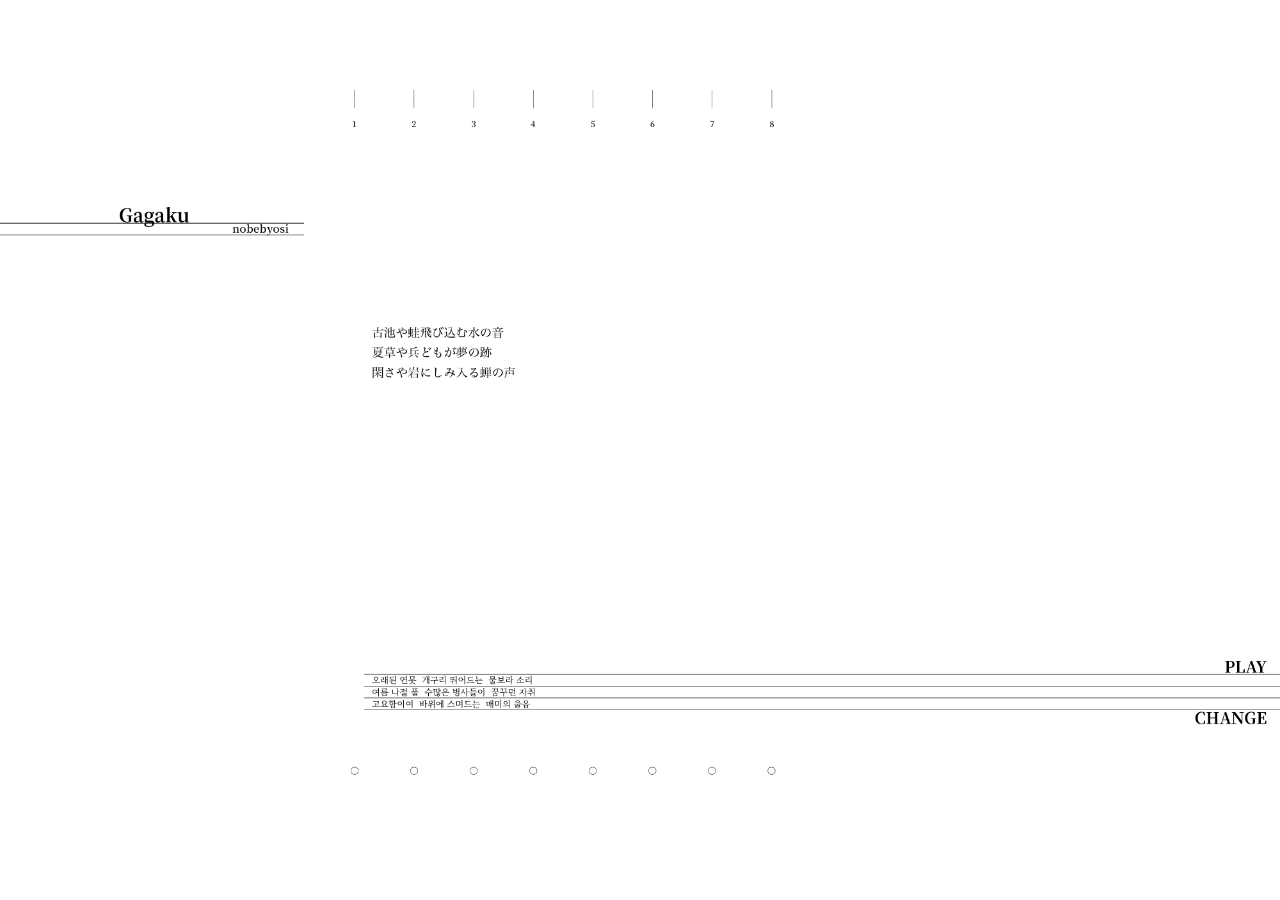
<file: 3.jp.html>
<!DOCTYPE html>
<html lang="ja">
<head>
<meta charset="UTF-8">
<meta name="viewport" content="width=device-width, initial-scale=1.0">
<title>Gagaku - JP</title>
<style>
  * { margin: 0; padding: 0; box-sizing: border-box; }
  body {
    background: #fff;
    width: 100vw; height: 100vh;
    overflow: hidden;
    display: flex;
    align-items: center;
    justify-content: center;
  }
  .slide {
    display: none;
    width: 100%;
    height: 100%;
  }
  .slide.active {
    display: flex;
    align-items: center;
    justify-content: center;
  }
  .slide img {
    max-width: 100%;
    max-height: 100%;
    object-fit: contain;
  }

</style>
</head>
<body>

<div class="slide active"><img src="images/sketch7.png"  alt="slide 1"></div>
<div class="slide">        <img src="images/sketch8.png"  alt="slide 2"></div>
<div class="slide">        <img src="images/sketch9.png"  alt="slide 3"></div>
<div class="slide">        <img src="images/sketch10.png" alt="slide 4"></div>
<div class="slide">        <img src="images/sketch11.png" alt="slide 5"></div>
<div class="slide">        <img src="images/sketch12.png" alt="slide 6"></div>
<div class="slide">        <img src="images/sketch13.png" alt="slide 7"></div>
<div class="slide">        <img src="images/sketch14.png" alt="slide 8"></div>
<div class="slide">        <img src="images/sketch15.png" alt="slide 9"></div>
<div class="slide">        <img src="images/sketch16.png" alt="slide 10"></div>
<div class="slide">        <img src="images/sketch17.png" alt="slide 11"></div>
<div class="slide">        <img src="images/sketch18.png" alt="slide 12"></div>
<div class="slide">        <img src="images/sketch20.png" alt="slide 14"></div>
<div class="slide">        <img src="images/sketch21.png" alt="slide 15"></div>
<div class="slide">        <img src="images/sketch22.png" alt="slide 16"></div>
<div class="slide">        <img src="images/sketch23.png" alt="slide 17"></div>
<div class="slide">        <img src="images/sketch24.png" alt="slide 18"></div>
<div class="slide">        <img src="images/sketch25.png" alt="slide 19"></div>
<div class="slide">        <img src="images/sketch26.png" alt="slide 20"></div>
<div class="slide">        <img src="images/sketch27.png" alt="slide 21"></div>
<div class="slide">        <img src="images/sketch28.png" alt="slide 22"></div>
<div class="slide">        <img src="images/sketch29.png" alt="slide 23"></div>
<div class="slide">        <img src="images/sketch30.png" alt="slide 24"></div>
<div class="slide">        <img src="images/sketch31.png" alt="slide 25"></div>

<script>
  const slides = document.querySelectorAll('.slide');
  let current = 0;

  function show(idx) {
    slides[current].classList.remove('active');
    current = (idx + slides.length) % slides.length;
    slides[current].classList.add('active');
  }

  document.addEventListener('keydown', (e) => {
    if (e.key === 'ArrowLeft')  show(current - 1);
    if (e.key === 'ArrowRight') show(current + 1);
  });
</script>
</body>
</html>
</file>
<file: styles/common.css>
* { margin: 0; padding: 0; box-sizing: border-box; -webkit-font-smoothing: antialiased; }

body { background: #fff; width: 100vw; height: 100vh; overflow: hidden; }

.screen {
  position: relative;
  width: 1920px; height: 1080px;
  transform-origin: top left;
  background: #fff;
}

#serial-btn {
  position: fixed;
  bottom: 16px; right: 20px;
  background: none;
  border: 1px solid #000;
  padding: 5px 12px;
  font-family: "Noto Serif KR", serif;
  font-size: 11px; font-weight: 600;
  cursor: pointer; z-index: 9999;
  letter-spacing: 0.5px; color: #000;
  transition: color 0.2s;
}
#serial-btn:hover { background: #f5f5f5; }
</file>
<file: styles/rhythm.css>
/* ── 모든 리듬 뷰 공통 ── */
.rhythm-line {
  transform: scaleY(0.5);
  transform-origin: top left;
  position: absolute;
  top: 65px; left: 0;
  width: 180px; height: 1px;
  background: #000;
}

.translate-line {
  transform: scaleY(0.5);
  transform-origin: top left;
  position: absolute;
  left: 0; right: 0;
  height: 1px; background: #000;
}
</file>
<file: styles/world_list.css>
.screen.world-view {
  font-family: "Diphylleia", serif;
}

#globe-wrap {
  position: absolute;
  top: -236px; left: 296px;
  width: 1572px; height: 1572px;
  border-radius: 50%;
  border: 1px solid #000;
  overflow: hidden;
  pointer-events: none;
}
#globe-canvas { position: absolute; top: 0; left: 0; width: 1572px; height: 1572px; pointer-events: none; }

#globe-hitarea {
  position: absolute;
  top: -236px; left: 296px;
  width: 1572px; height: 1572px;
  border-radius: 50%;
  cursor: crosshair;
}

#pointer-svg {
  position: absolute; top: 0; left: 0;
  width: 1920px; height: 1080px;
  pointer-events: none; overflow: visible;
  opacity: 0; transition: opacity 0.15s;
}

/* 박자 정보 — 뷰포트 기준 left 17px 고정, top은 JS에서 뷰포트 좌표로 변환 */
.point-feature {
  position: fixed;
  left: 17px;
  font-family: "Diphylleia", serif;
  font-size: 21px; font-weight: 400; color: #000;
  line-height: normal; height: 30px; white-space: nowrap;
  pointer-events: none; opacity: 0; transition: opacity 0.15s;
}

.filter-wrap {
  position: fixed;
  top: 12px; left: 17px;
  z-index: 100;
  display: flex;
  flex-direction: column;
  gap: 8px;
}

.filter-row {
  display: flex;
  align-items: center;
  gap: 0;
  font-family: "Diphylleia", serif;
  font-size: 18px; font-weight: 400; color: #000;
  line-height: normal;
  white-space: nowrap;
}

.filter-item {
  cursor: pointer; padding: 0 6px;
  transition: background 0.15s; white-space: nowrap;
}
.filter-item:first-child { padding-left: 0; }
.filter-item.active { font-weight: 700; }
.filter-item.cursor { font-weight: 600; }
.filter-sep { color: #aaa; padding: 0 1px; }
</file>
<file: styles/1.korea.css>
/* ── 1.jangdan 전용 ── */
.screen.main-view {
  font-family: "Noto Serif KR", serif;
}

.label-jangdan {
  position: absolute;
  top: 25px; left: 25px;
  color: #000; font-size: 21px; font-weight: 600;
  line-height: normal; letter-spacing: -0.48px; white-space: nowrap;
}

.label-gutgeori {
  position: absolute;
  top: 25px; right: 25px;
  color: #000; font-size: 16px; font-weight: 600;
  line-height: normal; white-space: nowrap;
}

.lyrics-block {
  position: absolute;
  top: 385px; left: 408px;
  width: 570px; height: 205px;
  color: #000; font-size: 18px; font-weight: 600;
  line-height: 25.5px; overflow: hidden;
}
.lyrics-block p { white-space: nowrap; margin-bottom: 4px; }
</file>
<file: styles/2.india.css>
.screen.tala-view {
  font-family: "October Devanagari", "Noto Serif Devanagari", serif;
}

.label-tala {
  position: absolute;
  top: 25px; left: 25px;
  color: #000; font-size: 21px; font-weight: 600;
  font-family: "Noto Serif KR", serif;
  line-height: normal; letter-spacing: -0.48px; white-space: nowrap;
}

.label-teental {
  position: absolute;
  top: 25px; right: 25px;
  color: #000; font-size: 16px; font-weight: 600;
  font-family: "Noto Serif KR", serif;
  line-height: normal; white-space: nowrap;
}

.lyrics-block-tala {
  position: absolute;
  top: 350px; left: 408px;
  width: 800px; height: 280px;
  color: #000;
  font-family: "October Devanagari", "Noto Serif Devanagari", serif;
  font-size: 18px; font-weight: 400; line-height: 30px; overflow: hidden;
}
.lyrics-block-tala p { white-space: nowrap; margin-bottom: 0; }

.translate-text {
  position: absolute;
  left: 408px;
  color: #000;
  font-family: "Source Han Serif K", "Noto Serif KR", serif;
  font-size: 13px; font-weight: 500; line-height: 17px; white-space: nowrap;
}
</file>
<file: styles/3.japan.css>
.screen.odori-view {
  font-family: "Hiragino Mincho ProN", "Noto Serif JP", serif;
}

.lyrics-block-odori {
  position: absolute;
  top: 335px; left: 408px;
  width: 800px; height: 370px;
  color: #000;
  font-family: "Hiragino Mincho ProN", "Noto Serif JP", serif;
  font-size: 18px; font-weight: 400; line-height: 30px; overflow: hidden;
}
.lyrics-block-odori p { white-space: nowrap; margin-bottom: 0; }
</file>
<file: 0529/styles/common.css>
* { margin: 0; padding: 0; box-sizing: border-box; -webkit-font-smoothing: antialiased; }

body { background: #fff; width: 100vw; height: 100vh; overflow: hidden; }

.screen {
  position: relative;
  width: 1920px; height: 1080px;
  transform-origin: top left;
  background: #fff;
}

#serial-btn {
  position: fixed;
  top: 16px; right: 20px;
  background: none;
  border: 1px solid #000;
  padding: 5px 12px;
  font-family: "Noto Serif KR", serif;
  font-size: 11px; font-weight: 600;
  cursor: pointer; z-index: 9999;
  letter-spacing: 0.5px; color: #000;
  transition: color 0.2s;
}
#serial-btn:hover { background: #f5f5f5; }
</file>
<file: 0529/styles/main.css>
.screen.main-view {
  font-family: "Noto Serif KR", serif;
}

.label-jangdan {
  position: absolute;
  top: 35px; left: 49px;
  width: 118px; height: 28px;
  color: #000; font-size: 21px; font-weight: 600;
  line-height: normal; letter-spacing: -0.48px; white-space: nowrap;
}

.label-gutgeori {
  position: absolute;
  top: 68px; left: 49px;
  width: 118px; height: 27px;
  color: #000; font-size: 16px; font-weight: 600;
  line-height: normal; white-space: nowrap;
}

.rhythm-line {
  transform: scaleY(0.5);
  transform-origin: top left;
  position: absolute;
  top: 65px; left: 0;
  width: 180px; height: 1px;
  background: #000;
}

.lyrics-block {
  position: absolute;
  top: 435px; left: 408px;
  width: 570px; height: 205px;
  color: #000; font-size: 18px; font-weight: 600;
  line-height: 25.5px; overflow: hidden;
}
.lyrics-block p { white-space: nowrap; margin-bottom: 4px; }

.translate-line {
  transform: scaleY(0.5);
  transform-origin: top left;
  position: absolute;
  left: 0; right: 0;
  height: 1px; background: #000;
}
</file>
<file: 0529/styles/world_list.css>
.screen.world-view {
  font-family: "Diphylleia", serif;
}

#globe-wrap {
  position: absolute;
  top: -236px; left: 296px;
  width: 1572px; height: 1572px;
  border-radius: 50%;
  border: 1px solid #000;
  overflow: hidden;
  pointer-events: none;
}
#globe-canvas { position: absolute; top: 0; left: 0; width: 1572px; height: 1572px; pointer-events: none; }

#globe-hitarea {
  position: absolute;
  top: -236px; left: 296px;
  width: 1572px; height: 1572px;
  border-radius: 50%;
  cursor: crosshair;
}

#pointer-svg {
  position: absolute; top: 0; left: 0;
  width: 1920px; height: 1080px;
  pointer-events: none; overflow: visible;
  opacity: 0; transition: opacity 0.15s;
}

.point-feature {
  position: absolute;
  font-family: "Diphylleia", serif;
  font-size: 21px; font-weight: 400; color: #000;
  line-height: normal; height: 30px; white-space: nowrap;
  pointer-events: none; opacity: 0; transition: opacity 0.15s;
}

.filter-wrap {
  position: fixed;
  top: 12px; left: 17px;
  z-index: 100;
  display: flex;
  flex-direction: column;
  gap: 8px;
}

.filter-row {
  display: flex;
  align-items: center;
  gap: 0;
  font-family: "Diphylleia", serif;
  font-size: 18px; font-weight: 400; color: #000;
  line-height: normal;
  white-space: nowrap;
}

.filter-item {
  cursor: pointer; padding: 0 6px;
  transition: background 0.15s; white-space: nowrap;
}
.filter-item:first-child { padding-left: 0; }
.filter-item.active { font-weight: 700; }
.filter-item.cursor { text-decoration: underline; text-underline-offset: 3px; }
.filter-sep { color: #aaa; padding: 0 1px; }
</file>
